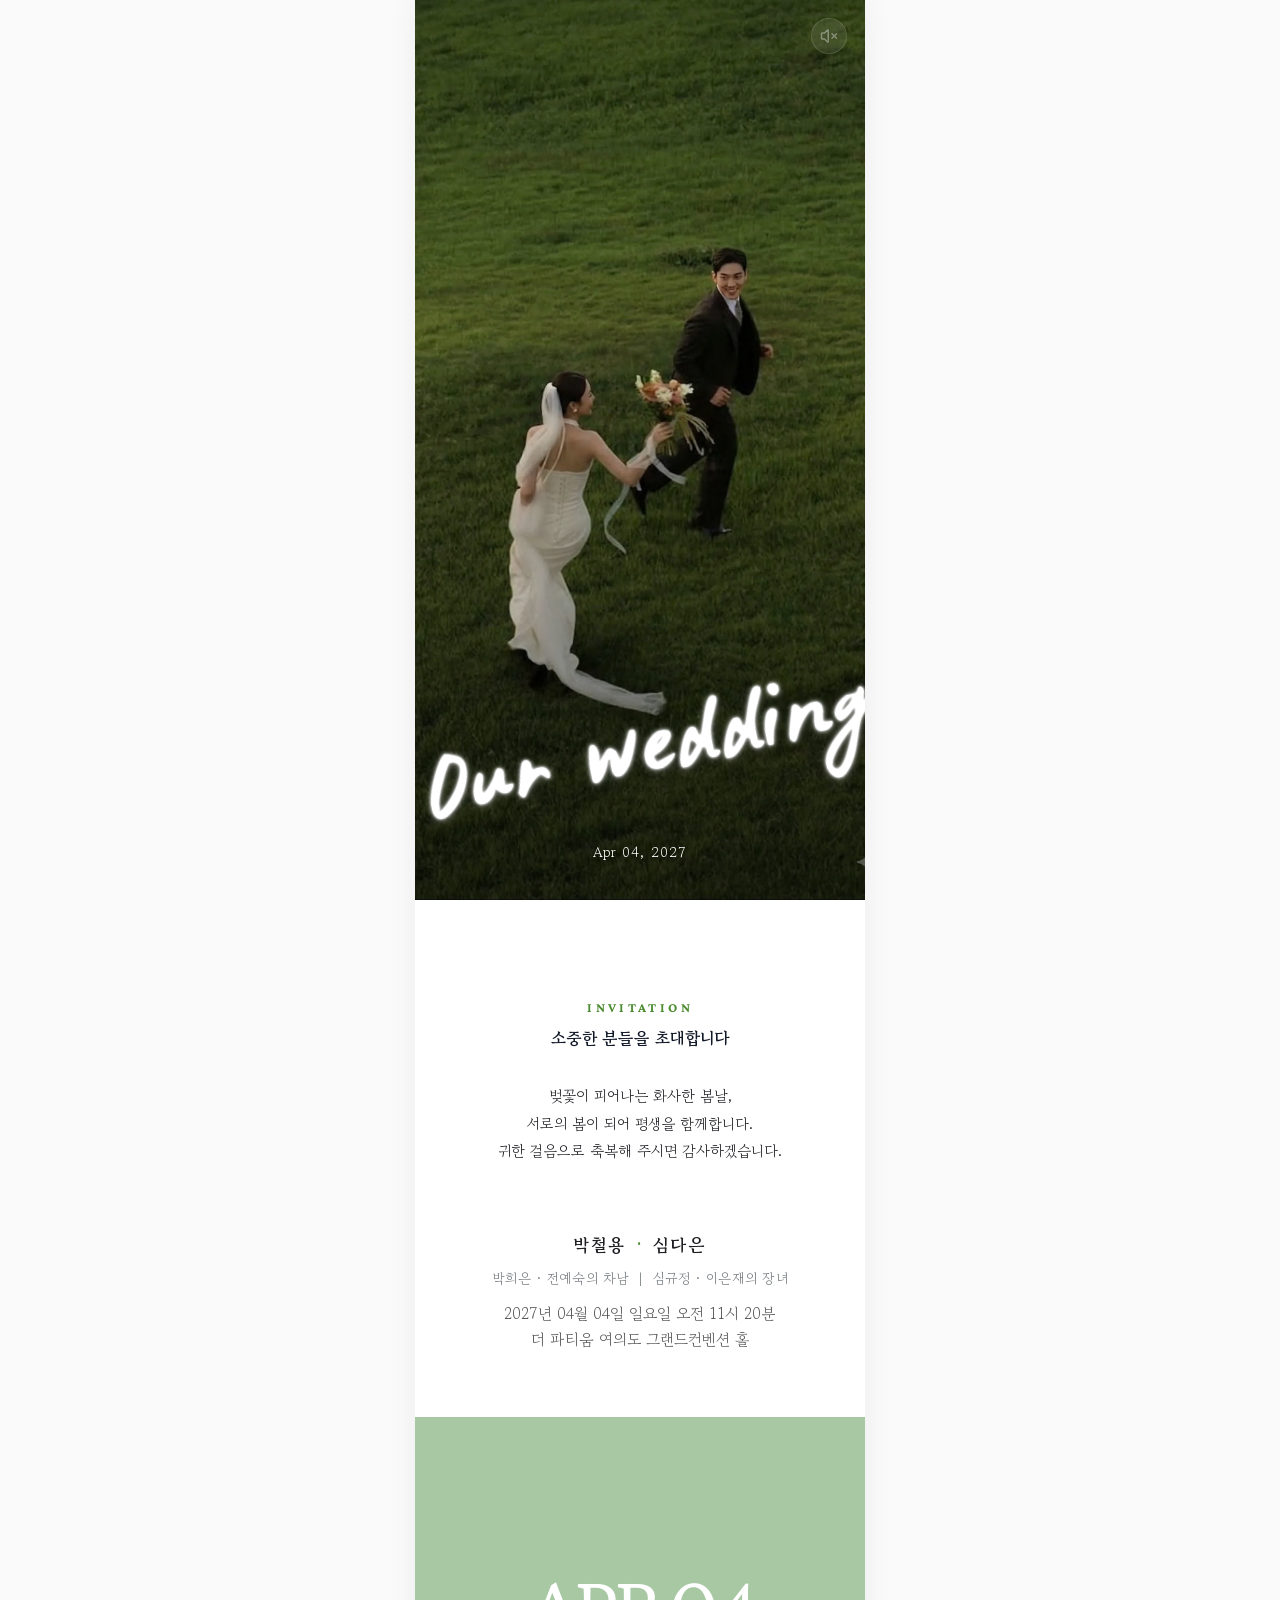
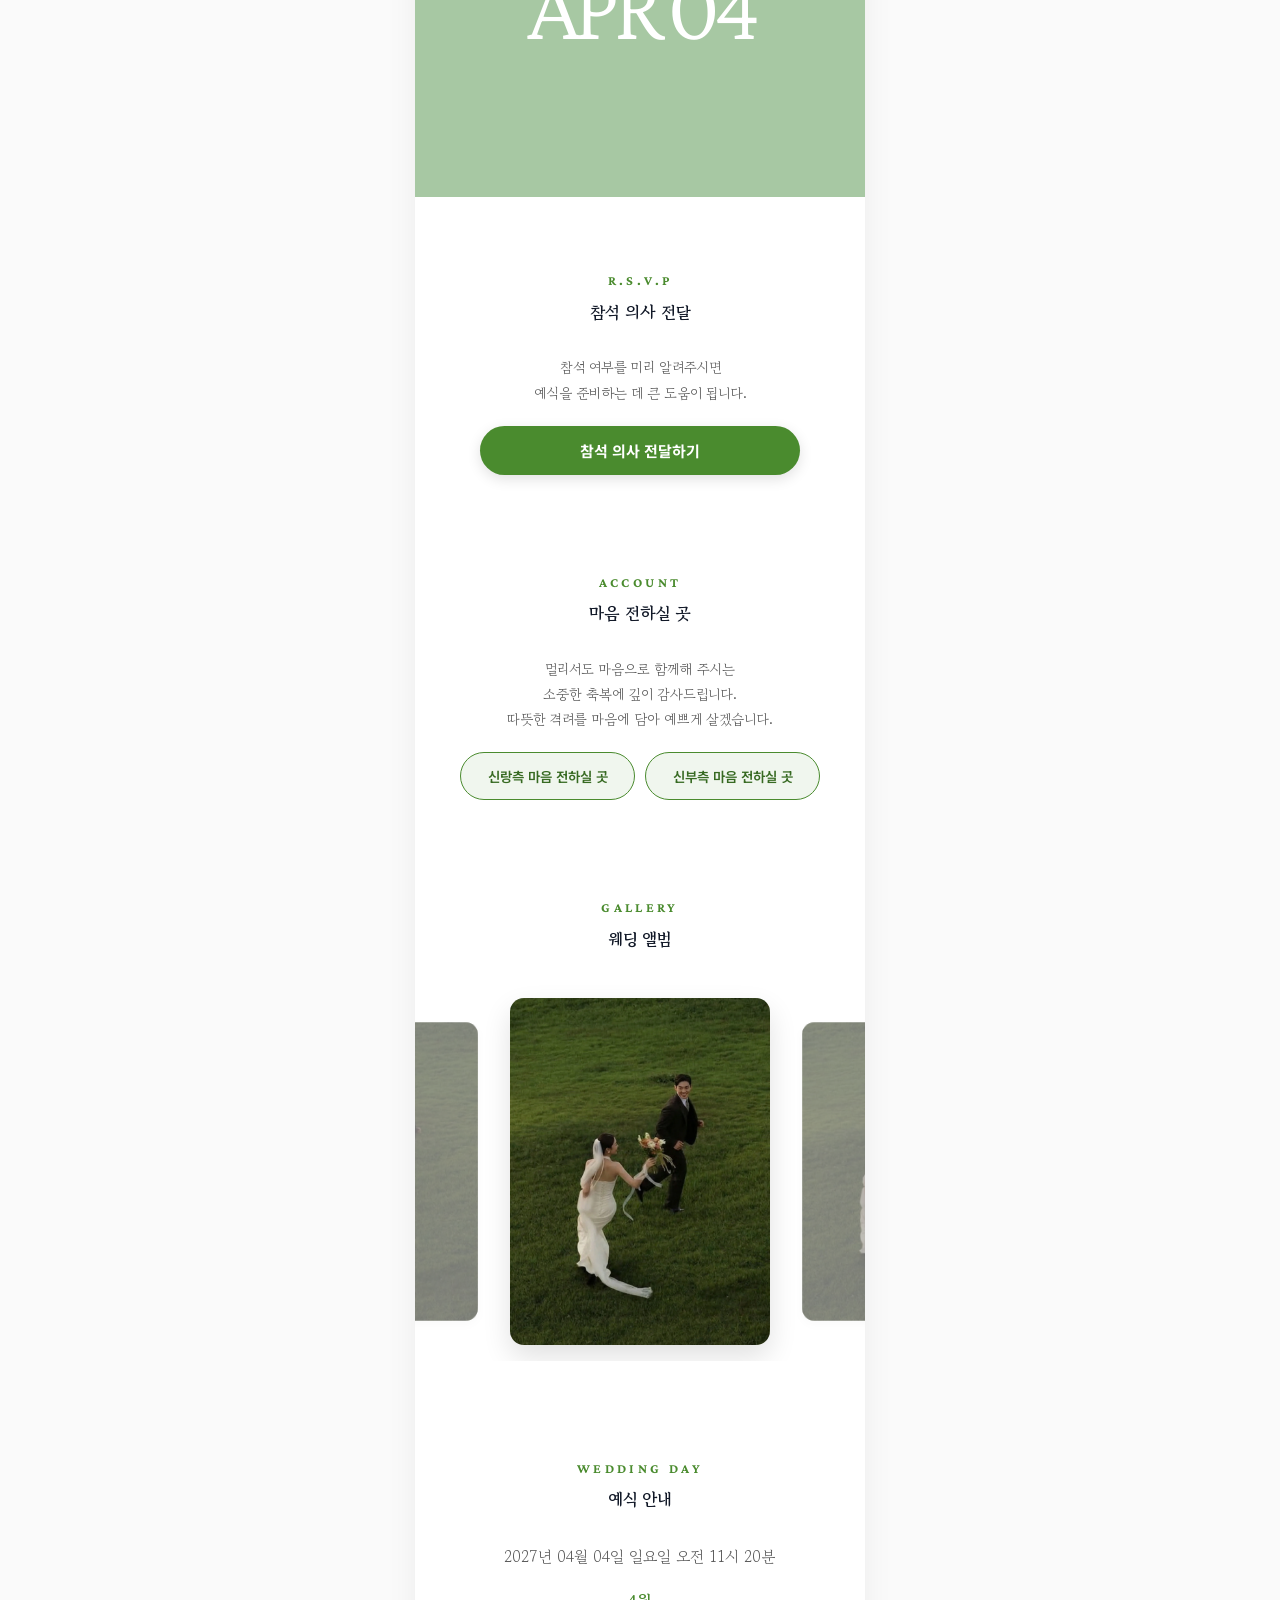
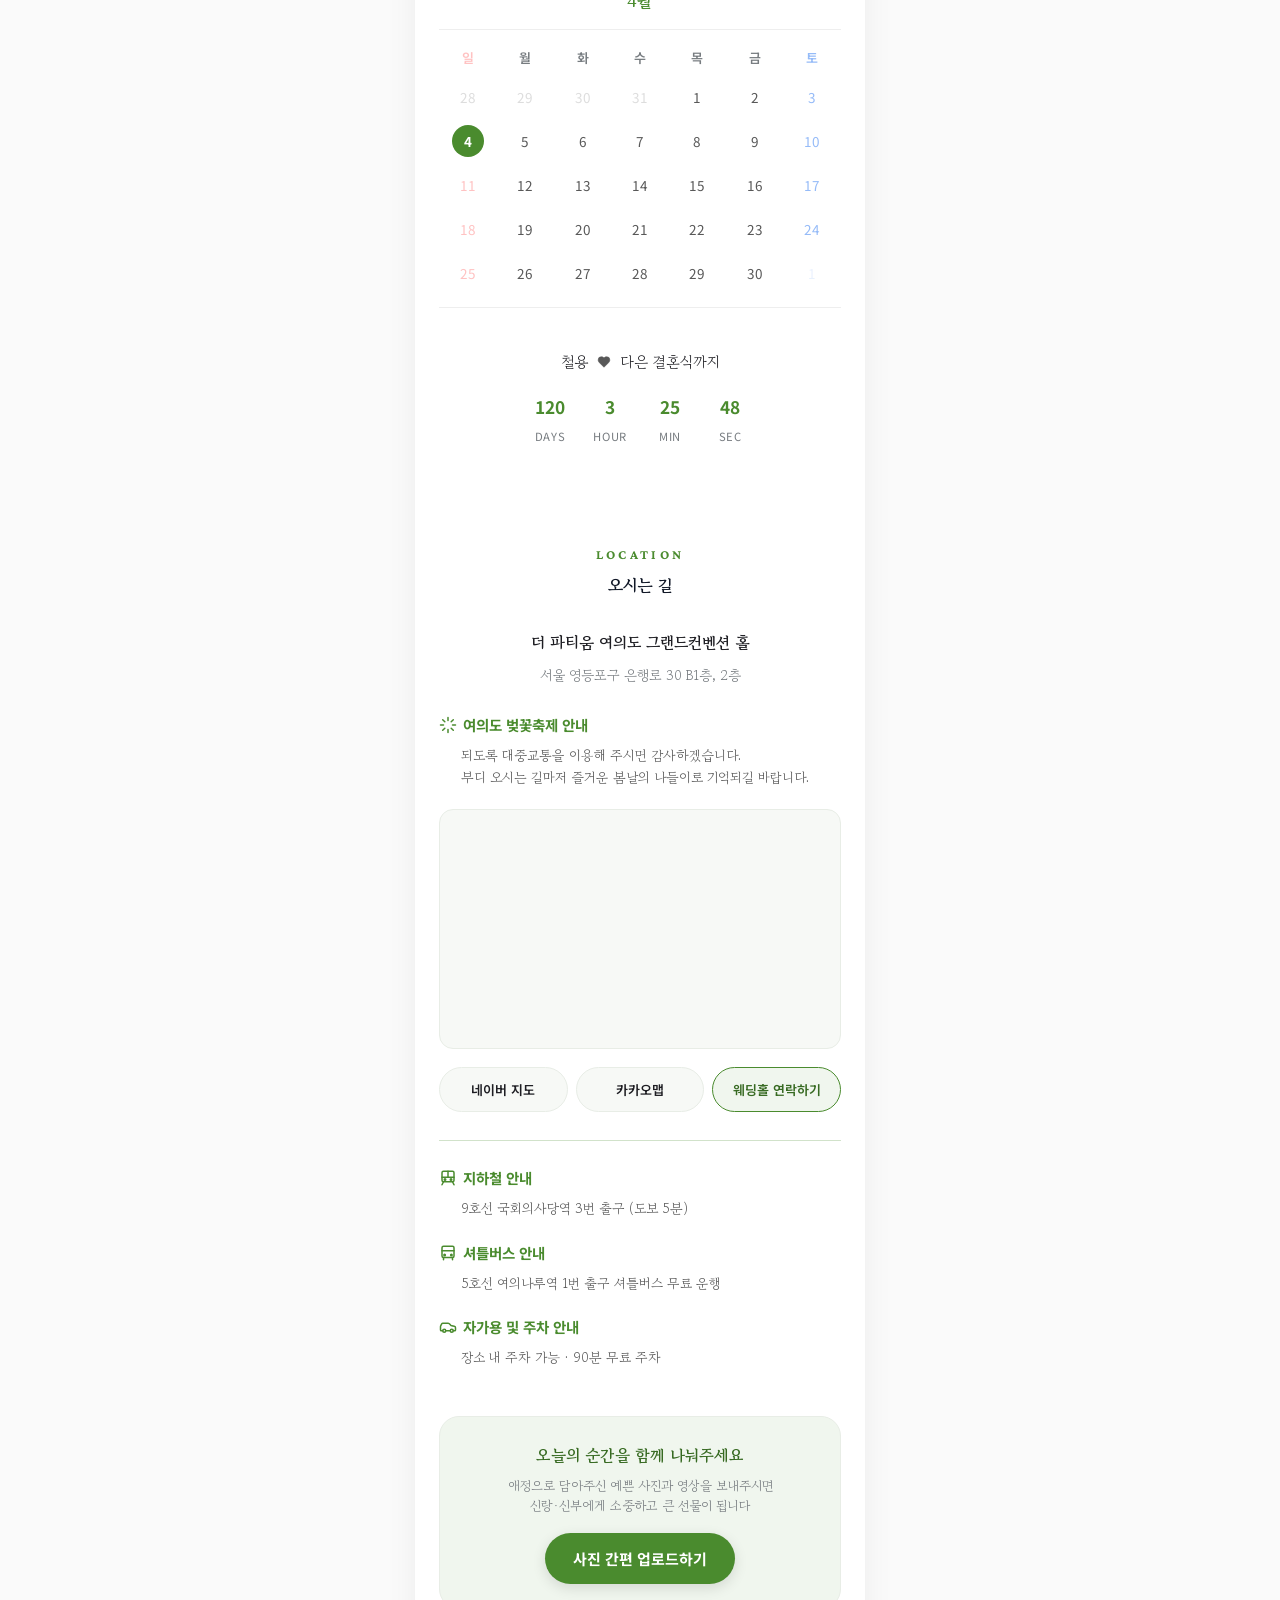
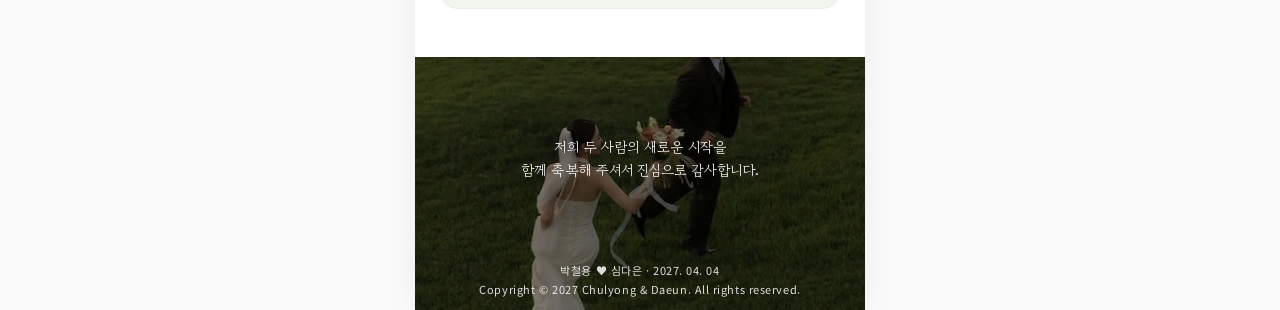
<file: index.html>
<!doctype html>
<html lang="ko">
  <head>
    <meta charset="UTF-8" />
    <meta name="viewport" content="width=device-width, initial-scale=1.0, maximum-scale=1.0, user-scalable=no" />
    <title>박철용 ♥ 심다은 결혼합니다</title>
    <meta name="description" content="2027년 04월 04일 일요일 오전 11시 20분 더 파티움 여의도 그랜드컨벤션 홀" />
    <meta property="og:title" content="박철용 ♥ 심다은 결혼합니다" />
    <meta property="og:description" content="2027년 04월 04일 일요일 오전 11시 20분 더 파티움 여의도" />
    <meta property="og:image" content="assets/hero_temp.webp" />
    <link rel="icon" type="image/svg+xml" href="assets/icon_heart_large.svg" />
    <link rel="apple-touch-icon" href="assets/icon_heart_large.svg" />

    <!-- Style CSS -->
    <link rel="stylesheet" href="css/style.css" />

    <!-- Naver Maps Open API v3 SDK (Injected securely via GitHub Secrets / Actions) -->
    <script type="text/javascript" src="https://oapi.map.naver.com/openapi/v3/maps.js?ncpKeyId=__NAVER_MAP_KEY__"></script>
  </head>
  <body>
    <!-- Floating BGM Button -->
    <audio id="bgm-audio" loop preload="none">
      <source src="assets/bgm_temp.m4a" type="audio/mp4" />
    </audio>
    <button id="bgm-toggle-btn" class="bgm-toggle-btn" aria-label="BGM 재생/일시정지" title="BGM 켜기/끄기">
      <svg id="bgm-icon-mute" viewBox="0 0 24 24" fill="none" stroke-width="2" stroke-linecap="round" stroke-linejoin="round">
        <path d="M11 4.702a.705.705 0 0 0-1.203-.498L6.413 7.587A1.4 1.4 0 0 1 5.416 8H3a1 1 0 0 0-1 1v6a1 1 0 0 0 1 1h2.416a1.4 1.4 0 0 1 .997.413l3.383 3.384A.705.705 0 0 0 11 19.298z"></path>
        <line x1="22" y1="9" x2="16" y2="15"></line>
        <line x1="16" y1="9" x2="22" y2="15"></line>
      </svg>
      <svg id="bgm-icon-play" viewBox="0 0 24 24" fill="none" stroke-width="2" stroke-linecap="round" stroke-linejoin="round" style="display: none">
        <polygon points="11 5 6 9 2 9 2 15 6 15 11 19 11 5"></polygon>
        <path d="M15.54 8.46a5 5 0 0 1 0 7.07"></path>
        <path d="M19.07 4.93a10 10 0 0 1 0 14.14"></path>
      </svg>
    </button>

    <div class="card-edge-bleed">
      <!-- 1. Main Hero Section -->
      <section class="main-hero-wrap" data-section-id="main">
        <div class="hero-media-container" data-sticker-anchor="main">
          <div class="hero-media-box">
            <img src="assets/hero_temp.webp" alt="웨딩 메인 이미지" fetchpriority="high" loading="eager" />
            <div class="hero-overlay-shadow"></div>
            <div class="midnight-rider-anchor">
              <div class="midnight-rider-font">Our wedding</div>
            </div>
            <div class="hero-date-bottom">Apr 04, 2027</div>
          </div>
        </div>
      </section>

      <!-- 2. Lettering / Invitation Section -->
      <section class="section-wrapper" data-section-id="lettering">
        <div class="section-header">
          <div class="section-subtitle">INVITATION</div>
          <h3 class="section-title">소중한 분들을 초대합니다</h3>
        </div>
        <div class="invitation-text-content">
          <p>
            벚꽃이 피어나는 화사한 봄날,<br />
            서로의 봄이 되어 평생을 함께합니다.<br />
            귀한 걸음으로 축복해 주시면 감사하겠습니다.
          </p>
        </div>
      </section>

      <!-- 3. Couple / Schedule Info Section -->
      <section class="section-wrapper main-info-section" data-section-id="couple-info">
        <div class="main-info-box">
          <div class="main-info-names">박철용<span class="dot">·</span>심다은</div>
          <div class="main-info-sub-family">박희은 · 전예숙의 차남 &nbsp;|&nbsp; 심규정 · 이은재의 장녀</div>
          <div class="main-info-schedule">
            2027년 04월 04일 일요일 오전 11시 20분<br />
            더 파티움 여의도 그랜드컨벤션 홀
          </div>
        </div>
      </section>

      <!-- 4. Visual Date Block Section -->
      <div class="visual-date-block" data-section-id="visualBlock">
        <div class="visual-date-display">APR 04</div>
      </div>

      <!-- 5. RSVP Section -->
      <section class="section-wrapper" data-section-id="rsvp">
        <div class="section-header">
          <div class="section-subtitle">R.S.V.P</div>
          <h3 class="section-title">참석 의사 전달</h3>
        </div>
        <p class="section-intro-text">
          참석 여부를 미리 알려주시면<br />
          예식을 준비하는 데 큰 도움이 됩니다.
        </p>
        <div class="section-btn-wrap">
          <button type="button" class="btn-primary-pill" id="btn-open-rsvp">참석 의사 전달하기</button>
        </div>
      </section>

      <!-- 6. Account Section -->
      <section class="section-wrapper" data-section-id="account">
        <div class="section-header">
          <div class="section-subtitle">ACCOUNT</div>
          <h3 class="section-title">마음 전하실 곳</h3>
        </div>
        <p class="section-intro-text">
          멀리서도 마음으로 함께해 주시는<br />
          소중한 축복에 깊이 감사드립니다.<br />
          따뜻한 격려를 마음에 담아 예쁘게 살겠습니다.
        </p>

        <div class="account-trigger-grid">
          <button type="button" class="btn-account-trigger groom" id="btn-open-groom-account">신랑측 마음 전하실 곳</button>
          <button type="button" class="btn-account-trigger bride" id="btn-open-bride-account">신부측 마음 전하실 곳</button>
        </div>
      </section>

      <!-- 7. Gallery Section (Horizontal Carousel with 3D Depth) -->
      <section class="section-wrapper gallery-section" data-section-id="gallery">
        <div class="section-header">
          <div class="section-subtitle">GALLERY</div>
          <h3 class="section-title">웨딩 앨범</h3>
        </div>

        <div class="gallery-carousel-wrapper">
          <div class="gallery-carousel-track" id="gallery-carousel-track">
            <!-- Set 0 (Clone Pre) -->
            <div class="gallery-slide" data-set="0" data-real-index="0">
              <img src="assets/gallery_1.webp" alt="웨딩 사진 1" loading="lazy" />
              <div class="slide-dim-overlay"></div>
            </div>
            <div class="gallery-slide" data-set="0" data-real-index="1">
              <img src="assets/gallery_2.webp" alt="웨딩 사진 2" loading="lazy" />
              <div class="slide-dim-overlay"></div>
            </div>
            <div class="gallery-slide" data-set="0" data-real-index="2">
              <img src="assets/gallery_3.webp" alt="웨딩 사진 3" loading="lazy" />
              <div class="slide-dim-overlay"></div>
            </div>
            <div class="gallery-slide" data-set="0" data-real-index="3">
              <img src="assets/gallery_4.webp" alt="웨딩 사진 4" loading="lazy" />
              <div class="slide-dim-overlay"></div>
            </div>
            <div class="gallery-slide" data-set="0" data-real-index="4">
              <img src="assets/gallery_5.webp" alt="웨딩 사진 5" loading="lazy" />
              <div class="slide-dim-overlay"></div>
            </div>
            <div class="gallery-slide" data-set="0" data-real-index="5">
              <img src="assets/gallery_6.webp" alt="웨딩 사진 6" loading="lazy" />
              <div class="slide-dim-overlay"></div>
            </div>

            <!-- Set 1 (Main Active Focus Set) -->
            <div class="gallery-slide active" data-set="1" data-real-index="0">
              <img src="assets/gallery_1.webp" alt="웨딩 사진 1" loading="lazy" />
              <div class="slide-dim-overlay"></div>
            </div>
            <div class="gallery-slide" data-set="1" data-real-index="1">
              <img src="assets/gallery_2.webp" alt="웨딩 사진 2" loading="lazy" />
              <div class="slide-dim-overlay"></div>
            </div>
            <div class="gallery-slide" data-set="1" data-real-index="2">
              <img src="assets/gallery_3.webp" alt="웨딩 사진 3" loading="lazy" />
              <div class="slide-dim-overlay"></div>
            </div>
            <div class="gallery-slide" data-set="1" data-real-index="3">
              <img src="assets/gallery_4.webp" alt="웨딩 사진 4" loading="lazy" />
              <div class="slide-dim-overlay"></div>
            </div>
            <div class="gallery-slide" data-set="1" data-real-index="4">
              <img src="assets/gallery_5.webp" alt="웨딩 사진 5" loading="lazy" />
              <div class="slide-dim-overlay"></div>
            </div>
            <div class="gallery-slide" data-set="1" data-real-index="5">
              <img src="assets/gallery_6.webp" alt="웨딩 사진 6" loading="lazy" />
              <div class="slide-dim-overlay"></div>
            </div>

            <!-- Set 2 (Clone Post) -->
            <div class="gallery-slide" data-set="2" data-real-index="0">
              <img src="assets/gallery_1.webp" alt="웨딩 사진 1" loading="lazy" />
              <div class="slide-dim-overlay"></div>
            </div>
            <div class="gallery-slide" data-set="2" data-real-index="1">
              <img src="assets/gallery_2.webp" alt="웨딩 사진 2" loading="lazy" />
              <div class="slide-dim-overlay"></div>
            </div>
            <div class="gallery-slide" data-set="2" data-real-index="2">
              <img src="assets/gallery_3.webp" alt="웨딩 사진 3" loading="lazy" />
              <div class="slide-dim-overlay"></div>
            </div>
            <div class="gallery-slide" data-set="2" data-real-index="3">
              <img src="assets/gallery_4.webp" alt="웨딩 사진 4" loading="lazy" />
              <div class="slide-dim-overlay"></div>
            </div>
            <div class="gallery-slide" data-set="2" data-real-index="4">
              <img src="assets/gallery_5.webp" alt="웨딩 사진 5" loading="lazy" />
              <div class="slide-dim-overlay"></div>
            </div>
            <div class="gallery-slide" data-set="2" data-real-index="5">
              <img src="assets/gallery_6.webp" alt="웨딩 사진 6" loading="lazy" />
              <div class="slide-dim-overlay"></div>
            </div>
          </div>
        </div>
      </section>

      <!-- Lightbox Fullscreen Swipe Modal -->
      <div id="lightbox-modal" class="lightbox-modal" aria-hidden="true" role="dialog">
        <button id="lightbox-close" class="lightbox-close" aria-label="닫기">
          <svg width="22" height="22" viewBox="0 0 24 24" fill="none" stroke="currentColor" stroke-width="1.8" stroke-linecap="round" stroke-linejoin="round">
            <line x1="18" y1="6" x2="6" y2="18"></line>
            <line x1="6" y1="6" x2="18" y2="18"></line>
          </svg>
        </button>
        <div class="lightbox-slider-track" id="lightbox-slider-track">
          <!-- Set 0 (Clone Pre) -->
          <div class="lightbox-slide" data-set="0" data-real-index="0">
            <img src="assets/gallery_1.webp" alt="확대 사진 1" />
          </div>
          <div class="lightbox-slide" data-set="0" data-real-index="1">
            <img src="assets/gallery_2.webp" alt="확대 사진 2" />
          </div>
          <div class="lightbox-slide" data-set="0" data-real-index="2">
            <img src="assets/gallery_3.webp" alt="확대 사진 3" />
          </div>
          <div class="lightbox-slide" data-set="0" data-real-index="3">
            <img src="assets/gallery_4.webp" alt="확대 사진 4" />
          </div>
          <div class="lightbox-slide" data-set="0" data-real-index="4">
            <img src="assets/gallery_5.webp" alt="확대 사진 5" />
          </div>
          <div class="lightbox-slide" data-set="0" data-real-index="5">
            <img src="assets/gallery_6.webp" alt="확대 사진 6" />
          </div>

          <!-- Set 1 (Main Set) -->
          <div class="lightbox-slide" data-set="1" data-real-index="0">
            <img src="assets/gallery_1.webp" alt="확대 사진 1" />
          </div>
          <div class="lightbox-slide" data-set="1" data-real-index="1">
            <img src="assets/gallery_2.webp" alt="확대 사진 2" />
          </div>
          <div class="lightbox-slide" data-set="1" data-real-index="2">
            <img src="assets/gallery_3.webp" alt="확대 사진 3" />
          </div>
          <div class="lightbox-slide" data-set="1" data-real-index="3">
            <img src="assets/gallery_4.webp" alt="확대 사진 4" />
          </div>
          <div class="lightbox-slide" data-set="1" data-real-index="4">
            <img src="assets/gallery_5.webp" alt="확대 사진 5" />
          </div>
          <div class="lightbox-slide" data-set="1" data-real-index="5">
            <img src="assets/gallery_6.webp" alt="확대 사진 6" />
          </div>

          <!-- Set 2 (Clone Post) -->
          <div class="lightbox-slide" data-set="2" data-real-index="0">
            <img src="assets/gallery_1.webp" alt="확대 사진 1" />
          </div>
          <div class="lightbox-slide" data-set="2" data-real-index="1">
            <img src="assets/gallery_2.webp" alt="확대 사진 2" />
          </div>
          <div class="lightbox-slide" data-set="2" data-real-index="2">
            <img src="assets/gallery_3.webp" alt="확대 사진 3" />
          </div>
          <div class="lightbox-slide" data-set="2" data-real-index="3">
            <img src="assets/gallery_4.webp" alt="확대 사진 4" />
          </div>
          <div class="lightbox-slide" data-set="2" data-real-index="4">
            <img src="assets/gallery_5.webp" alt="확대 사진 5" />
          </div>
          <div class="lightbox-slide" data-set="2" data-real-index="5">
            <img src="assets/gallery_6.webp" alt="확대 사진 6" />
          </div>
        </div>
      </div>

      <!-- 8. Date & Calendar & Countdown Section -->
      <section class="section-wrapper" data-section-id="date">
        <div class="section-header">
          <div class="section-subtitle">WEDDING DAY</div>
          <h3 class="section-title">예식 안내</h3>
        </div>
        <p class="date-summary-text">2027년 04월 04일 일요일 오전 11시 20분</p>

        <div class="calendar-month-title">4월</div>

        <div class="custom-calendar">
          <div class="custom-calendar-header">
            <div class="sunday">일</div>
            <div>월</div>
            <div>화</div>
            <div>수</div>
            <div>목</div>
            <div>금</div>
            <div class="saturday">토</div>
          </div>
          <div class="custom-calendar-body">
            <div class="custom-calendar-day other-month">28</div>
            <div class="custom-calendar-day other-month">29</div>
            <div class="custom-calendar-day other-month">30</div>
            <div class="custom-calendar-day other-month">31</div>
            <div class="custom-calendar-day">1</div>
            <div class="custom-calendar-day">2</div>
            <div class="custom-calendar-day saturday">3</div>

            <div class="custom-calendar-day sunday selected">
              <div class="selected-bg"></div>
              <span>4</span>
            </div>
            <div class="custom-calendar-day">5</div>
            <div class="custom-calendar-day">6</div>
            <div class="custom-calendar-day">7</div>
            <div class="custom-calendar-day">8</div>
            <div class="custom-calendar-day">9</div>
            <div class="custom-calendar-day saturday">10</div>

            <div class="custom-calendar-day sunday">11</div>
            <div class="custom-calendar-day">12</div>
            <div class="custom-calendar-day">13</div>
            <div class="custom-calendar-day">14</div>
            <div class="custom-calendar-day">15</div>
            <div class="custom-calendar-day">16</div>
            <div class="custom-calendar-day saturday">17</div>

            <div class="custom-calendar-day sunday">18</div>
            <div class="custom-calendar-day">19</div>
            <div class="custom-calendar-day">20</div>
            <div class="custom-calendar-day">21</div>
            <div class="custom-calendar-day">22</div>
            <div class="custom-calendar-day">23</div>
            <div class="custom-calendar-day saturday">24</div>

            <div class="custom-calendar-day sunday">25</div>
            <div class="custom-calendar-day">26</div>
            <div class="custom-calendar-day">27</div>
            <div class="custom-calendar-day">28</div>
            <div class="custom-calendar-day">29</div>
            <div class="custom-calendar-day">30</div>
            <div class="custom-calendar-day other-month saturday">1</div>
          </div>
        </div>

        <div class="dday-countdown-wrap">
          <div class="dday-title">
            철용
            <svg viewBox="0 0 24 24">
              <path d="M19 14c1.49-1.46 3-3.21 3-5.5A5.5 5.5 0 0 0 16.5 3c-1.76 0-3 .5-4.5 2-1.5-1.5-2.74-2-4.5-2A5.5 5.5 0 0 0 2 8.5c0 2.3 1.5 4.05 3 5.5l7 7Z"></path>
            </svg>
            다은 결혼식까지
          </div>
          <div class="countdown-numbers-row">
            <span id="countdown-days">0</span>
            <span id="countdown-hours">0</span>
            <span id="countdown-mins">0</span>
            <span id="countdown-secs">0</span>
          </div>
          <div class="countdown-labels-row">
            <span>DAYS</span>
            <span>HOUR</span>
            <span>MIN</span>
            <span>SEC</span>
          </div>
        </div>
      </section>

      <!-- 9. Location & Naver Map Section -->
      <section class="section-wrapper" data-section-id="venue">
        <div class="section-header">
          <div class="section-subtitle">LOCATION</div>
          <h3 class="section-title">오시는 길</h3>
        </div>

        <div class="venue-details-box">
          <div class="venue-name">더 파티움 여의도 그랜드컨벤션 홀</div>
          <div class="venue-address">서울 영등포구 은행로 30 B1층, 2층</div>
        </div>

        <!-- Festival Notice (Direct transport-block) -->
        <div class="transport-block">
          <h4>
            <svg width="18" height="18" viewBox="0 0 24 24" fill="none" stroke="currentColor" stroke-width="2" stroke-linecap="round" stroke-linejoin="round">
              <path d="M12 2v4M12 18v4M4.93 4.93l2.83 2.83M16.24 16.24l2.83 2.83M2 12h4M18 12h4M4.93 19.07l2.83-2.83M16.24 7.76l2.83-2.83"></path>
            </svg>
            여의도 벚꽃축제 안내
          </h4>
          <p>
            되도록 대중교통을 이용해 주시면 감사하겠습니다.<br />
            부디 오시는 길마저 즐거운 봄날의 나들이로 기억되길 바랍니다.
          </p>
        </div>

        <!-- Naver Map Canvas -->
        <div id="map-area" class="map-container"></div>

        <!-- Map App Shortcuts (3 Buttons Equal Width) -->
        <div class="map-apps-pills">
          <a href="https://map.naver.com/p/search/%EB%8D%94%ED%8C%8C%ED%8B%B0%EC%9B%80%20%EC%97%AC%EC%9D%98%EB%8F%84" target="_blank" rel="noopener" class="btn-map-pill"> 네이버 지도 </a>
          <a href="https://map.kakao.com/link/search/더파티움 여의도" target="_blank" rel="noopener" class="btn-map-pill"> 카카오맵 </a>
          <a href="tel:02-784-0000" class="btn-map-pill call"> 웨딩홀 연락하기 </a>
        </div>

        <div class="transport-section">
          <div class="transport-block">
            <h4>
              <svg width="18" height="18" viewBox="0 0 24 24" fill="none" stroke="currentColor" stroke-width="2" stroke-linecap="round" stroke-linejoin="round">
                <rect x="4" y="3" width="16" height="14" rx="2"></rect>
                <path d="M4 11h16"></path>
                <path d="M12 3v8"></path>
                <circle cx="8" cy="14" r="1"></circle>
                <circle cx="16" cy="14" r="1"></circle>
                <path d="m6 17-2 4"></path>
                <path d="m18 17 2 4"></path>
              </svg>
              지하철 안내
            </h4>
            <p>9호선 국회의사당역 3번 출구 (도보 5분)</p>
          </div>

          <div class="transport-block">
            <h4>
              <svg width="18" height="18" viewBox="0 0 24 24" fill="none" stroke="currentColor" stroke-width="2" stroke-linecap="round" stroke-linejoin="round">
                <rect x="4" y="3" width="16" height="15" rx="2"></rect>
                <line x1="4" y1="9" x2="20" y2="9"></line>
                <circle cx="7.5" cy="14.5" r="1"></circle>
                <circle cx="16.5" cy="14.5" r="1"></circle>
                <line x1="6" y1="18" x2="6" y2="21"></line>
                <line x1="18" y1="18" x2="18" y2="21"></line>
              </svg>
              셔틀버스 안내
            </h4>
            <p>5호선 여의나루역 1번 출구 셔틀버스 무료 운행</p>
          </div>

          <div class="transport-block">
            <h4>
              <svg width="18" height="18" viewBox="0 0 24 24" fill="none" stroke="currentColor" stroke-width="2" stroke-linecap="round" stroke-linejoin="round">
                <path d="M19 17h2c.6 0 1-.4 1-1v-3c0-.9-.7-1.7-1.5-1.9C18.7 10.6 16 10 16 10s-1.3-1.4-2.2-2.3c-.5-.4-1.1-.7-1.8-.7H5c-.6 0-1.1.4-1.4.9l-1.5 2.8C2.1 11.2 2 11.6 2 12v4c0 .6.4 1 1 1h2"></path>
                <circle cx="7" cy="17" r="2"></circle>
                <path d="M9 17h6"></path>
                <circle cx="17" cy="17" r="2"></circle>
              </svg>
              자가용 및 주차 안내
            </h4>
            <p>장소 내 주차 가능 · 90분 무료 주차</p>
          </div>
        </div>
      </section>

      <!-- 10. 1-Click Guest Photo Upload Section -->
      <section class="section-wrapper snap-wrap" data-section-id="snap">
        <div class="snap-upload-card">
          <div class="snap-upload-title">오늘의 순간을 함께 나눠주세요</div>
          <div class="snap-upload-desc">애정으로 담아주신 예쁜 사진과 영상을 보내주시면<br />신랑·신부에게 소중하고 큰 선물이 됩니다</div>
          <input type="file" id="photo-file-input" accept="image/*,video/*" multiple style="display: none" />
          <label for="photo-file-input" class="btn-primary-pill btn-snap-upload"> 사진 간편 업로드하기 </label>
          <div id="photo-upload-status" class="upload-status-box">
            <div id="photo-status-text">사진을 전송 중입니다...</div>
            <div class="progress-bar-wrap">
              <div id="photo-progress-bar" class="progress-bar-fill"></div>
            </div>
          </div>
        </div>
      </section>

      <!-- 11. Ending Section -->
      <section class="ending-section" data-section-id="ending">
        <img src="assets/ending_temp.webp" alt="엔딩 사진" loading="lazy" />
        <div class="ending-overlay-dark"></div>
        <div class="ending-content">
          <div class="ending-message">
            저희 두 사람의 새로운 시작을<br />
            함께 축복해 주셔서 진심으로 감사합니다.
          </div>
        </div>
        <div class="ending-footer">
          박철용 ♥ 심다은 · 2027. 04. 04<br />
          Copyright © 2027 Chulyong &amp; Daeun. All rights reserved.
        </div>
      </section>
    </div>

    <!-- RSVP Modal -->
    <div id="rsvp-modal" class="modal-overlay" aria-hidden="true" role="dialog">
      <div class="modal-container">
        <div class="modal-header">
          <span class="modal-title">참석 의사 전달</span>
          <button type="button" class="modal-close-btn" id="rsvp-modal-close" aria-label="닫기">✕</button>
        </div>
        <div class="modal-body">
          <form id="rsvp-form">
            <div class="rsvp-form-row">
              <div class="rsvp-pill-group">
                <label class="rsvp-pill-item">
                  <input type="radio" name="rsvp_side" value="신랑측" checked />
                  <span class="rsvp-pill-btn">신랑측</span>
                </label>
                <label class="rsvp-pill-item">
                  <input type="radio" name="rsvp_side" value="신부측" />
                  <span class="rsvp-pill-btn">신부측</span>
                </label>
              </div>
            </div>

            <div class="rsvp-form-row">
              <label for="rsvp-name" class="rsvp-row-label">성함</label>
              <input type="text" id="rsvp-name" class="rsvp-input" placeholder="성함을 입력해 주세요" required />
            </div>

            <div class="rsvp-form-row">
              <label class="rsvp-row-label">참석 여부</label>
              <div class="rsvp-pill-group">
                <label class="rsvp-pill-item">
                  <input type="radio" name="rsvp_attend" value="참석" checked />
                  <span class="rsvp-pill-btn">참석</span>
                </label>
                <label class="rsvp-pill-item">
                  <input type="radio" name="rsvp_attend" value="불참" />
                  <span class="rsvp-pill-btn">미참석</span>
                </label>
              </div>
            </div>

            <div class="rsvp-form-row" id="rsvp-count-wrap">
              <label class="rsvp-row-label">동행 인원 (본인 포함)</label>
              <div class="rsvp-pill-grid">
                <label class="rsvp-pill-item">
                  <input type="radio" name="rsvp_count" value="1명" checked />
                  <span class="rsvp-pill-btn">1명 (본인)</span>
                </label>
                <label class="rsvp-pill-item">
                  <input type="radio" name="rsvp_count" value="2명" />
                  <span class="rsvp-pill-btn">2명</span>
                </label>
                <label class="rsvp-pill-item">
                  <input type="radio" name="rsvp_count" value="3명" />
                  <span class="rsvp-pill-btn">3명</span>
                </label>
                <label class="rsvp-pill-item">
                  <input type="radio" name="rsvp_count" value="4명 이상" />
                  <span class="rsvp-pill-btn">4명 이상</span>
                </label>
              </div>
            </div>

            <div class="rsvp-form-row" id="rsvp-meal-wrap">
              <label class="rsvp-row-label">식사 여부</label>
              <div class="rsvp-pill-group">
                <label class="rsvp-pill-item">
                  <input type="radio" name="rsvp_meal" value="식사 예정" checked />
                  <span class="rsvp-pill-btn">식사 예정</span>
                </label>
                <label class="rsvp-pill-item">
                  <input type="radio" name="rsvp_meal" value="식사 안함" />
                  <span class="rsvp-pill-btn">식사 안함</span>
                </label>
              </div>
            </div>

            <div class="rsvp-form-row">
              <label for="rsvp-message" class="rsvp-row-label">축하 메시지 (선택)</label>
              <textarea id="rsvp-message" class="rsvp-textarea" rows="2" placeholder="따뜻한 축하의 한마디를 남겨주세요"></textarea>
            </div>

            <button type="submit" id="rsvp-submit-btn" class="btn-rsvp-modal-submit">전달하기</button>
          </form>
        </div>
      </div>
    </div>

    <!-- Groom Account Modal -->
    <div id="account-modal-groom" class="modal-overlay" aria-hidden="true" role="dialog">
      <div class="modal-container">
        <div class="modal-header">
          <span class="modal-title groom">신랑측 마음 전하실 곳</span>
          <button type="button" class="modal-close-btn" id="groom-modal-close" aria-label="닫기">✕</button>
        </div>
        <div class="modal-body">
          <p class="modal-desc">축하해 주시는 따뜻한 마음에 깊이 감사드립니다.</p>
          <div class="account-modal-card">
            <div class="holder-row">신랑 박철용</div>
            <div class="number-row">우리은행 1002-930-969225</div>
            <div class="account-modal-actions">
              <button type="button" class="btn-modal-action copy btn-copy-account" data-account="우리은행 1002-930-969225 박철용">계좌번호 복사</button>
              <a href="https://qr.kakaopay.com/FeBEI2NXE" target="_blank" rel="noopener" class="btn-modal-action kakaopay"> 카카오페이 송금 </a>
            </div>
          </div>
        </div>
      </div>
    </div>

    <!-- Bride Account Modal -->
    <div id="account-modal-bride" class="modal-overlay" aria-hidden="true" role="dialog">
      <div class="modal-container">
        <div class="modal-header">
          <span class="modal-title bride">신부측 마음 전하실 곳</span>
          <button type="button" class="modal-close-btn" id="bride-modal-close" aria-label="닫기">✕</button>
        </div>
        <div class="modal-body">
          <p class="modal-desc">축하해 주시는 따뜻한 마음에 깊이 감사드립니다.</p>
          <div class="account-modal-card">
            <div class="holder-row">신부 심다은</div>
            <div class="number-row">우리은행 1002-148-136925</div>
            <div class="account-modal-actions">
              <button type="button" class="btn-modal-action copy btn-copy-account" data-account="우리은행 1002-148-136925 심다은">계좌번호 복사</button>
              <a href="https://qr.kakaopay.com/Ej9MbqLEc" target="_blank" rel="noopener" class="btn-modal-action kakaopay"> 카카오페이 송금 </a>
            </div>
          </div>
        </div>
      </div>
    </div>

    <!-- Toast Element -->
    <div id="toast-msg" class="toast-msg"></div>

    <!-- Main JavaScript -->
    <script src="js/main.js"></script>
  </body>
</html>
</file>
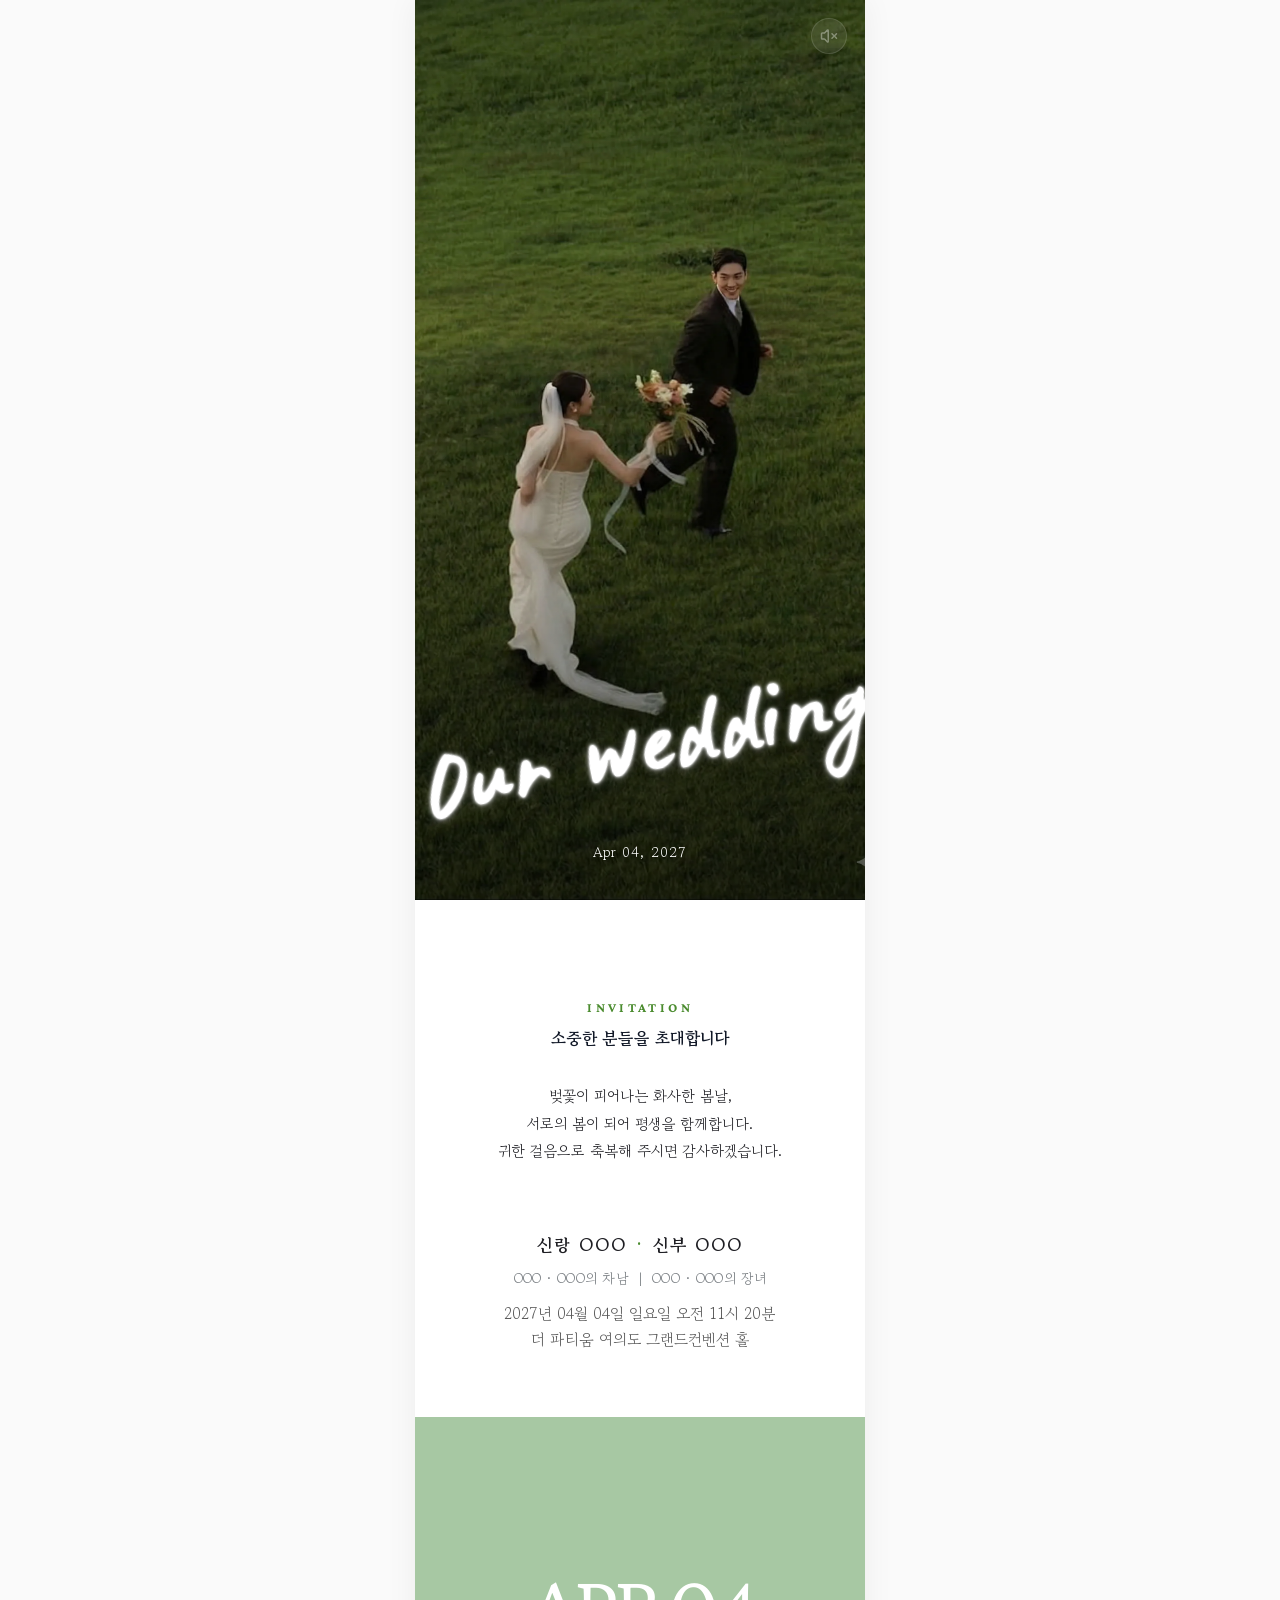
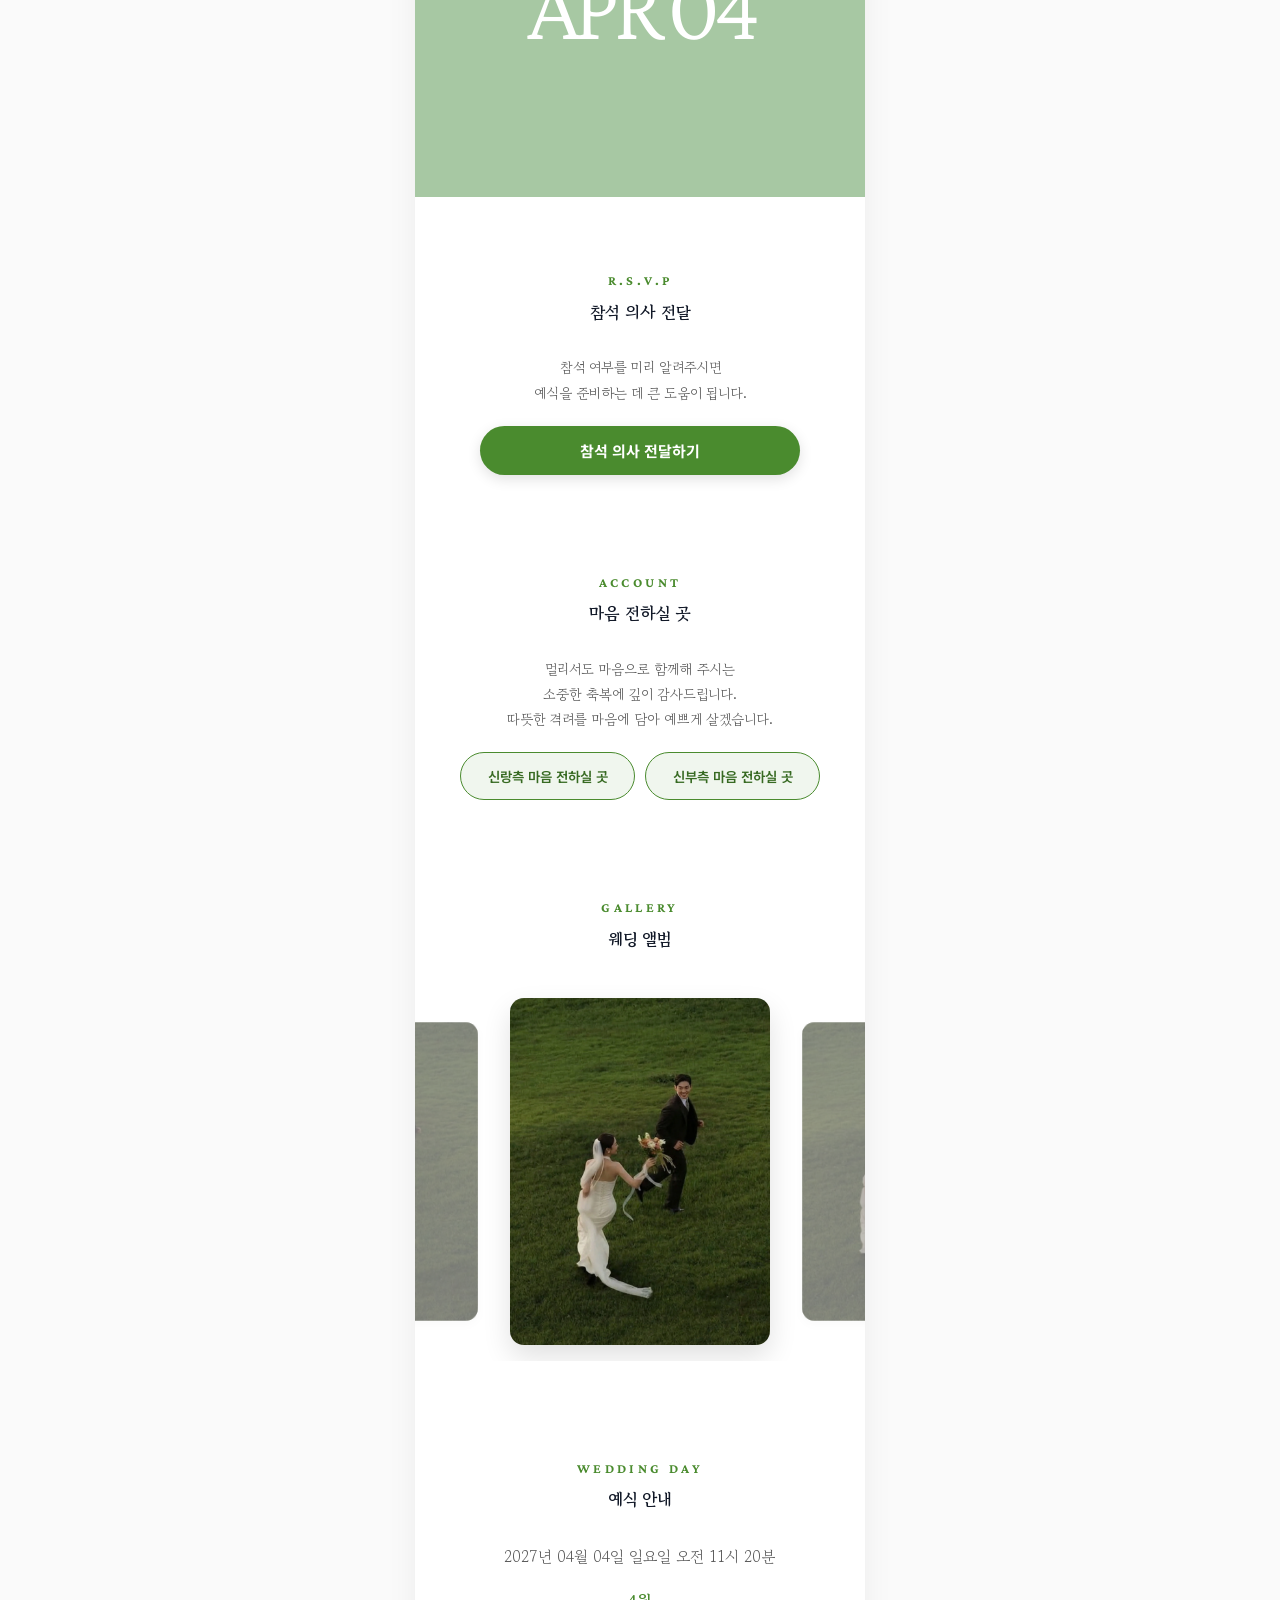
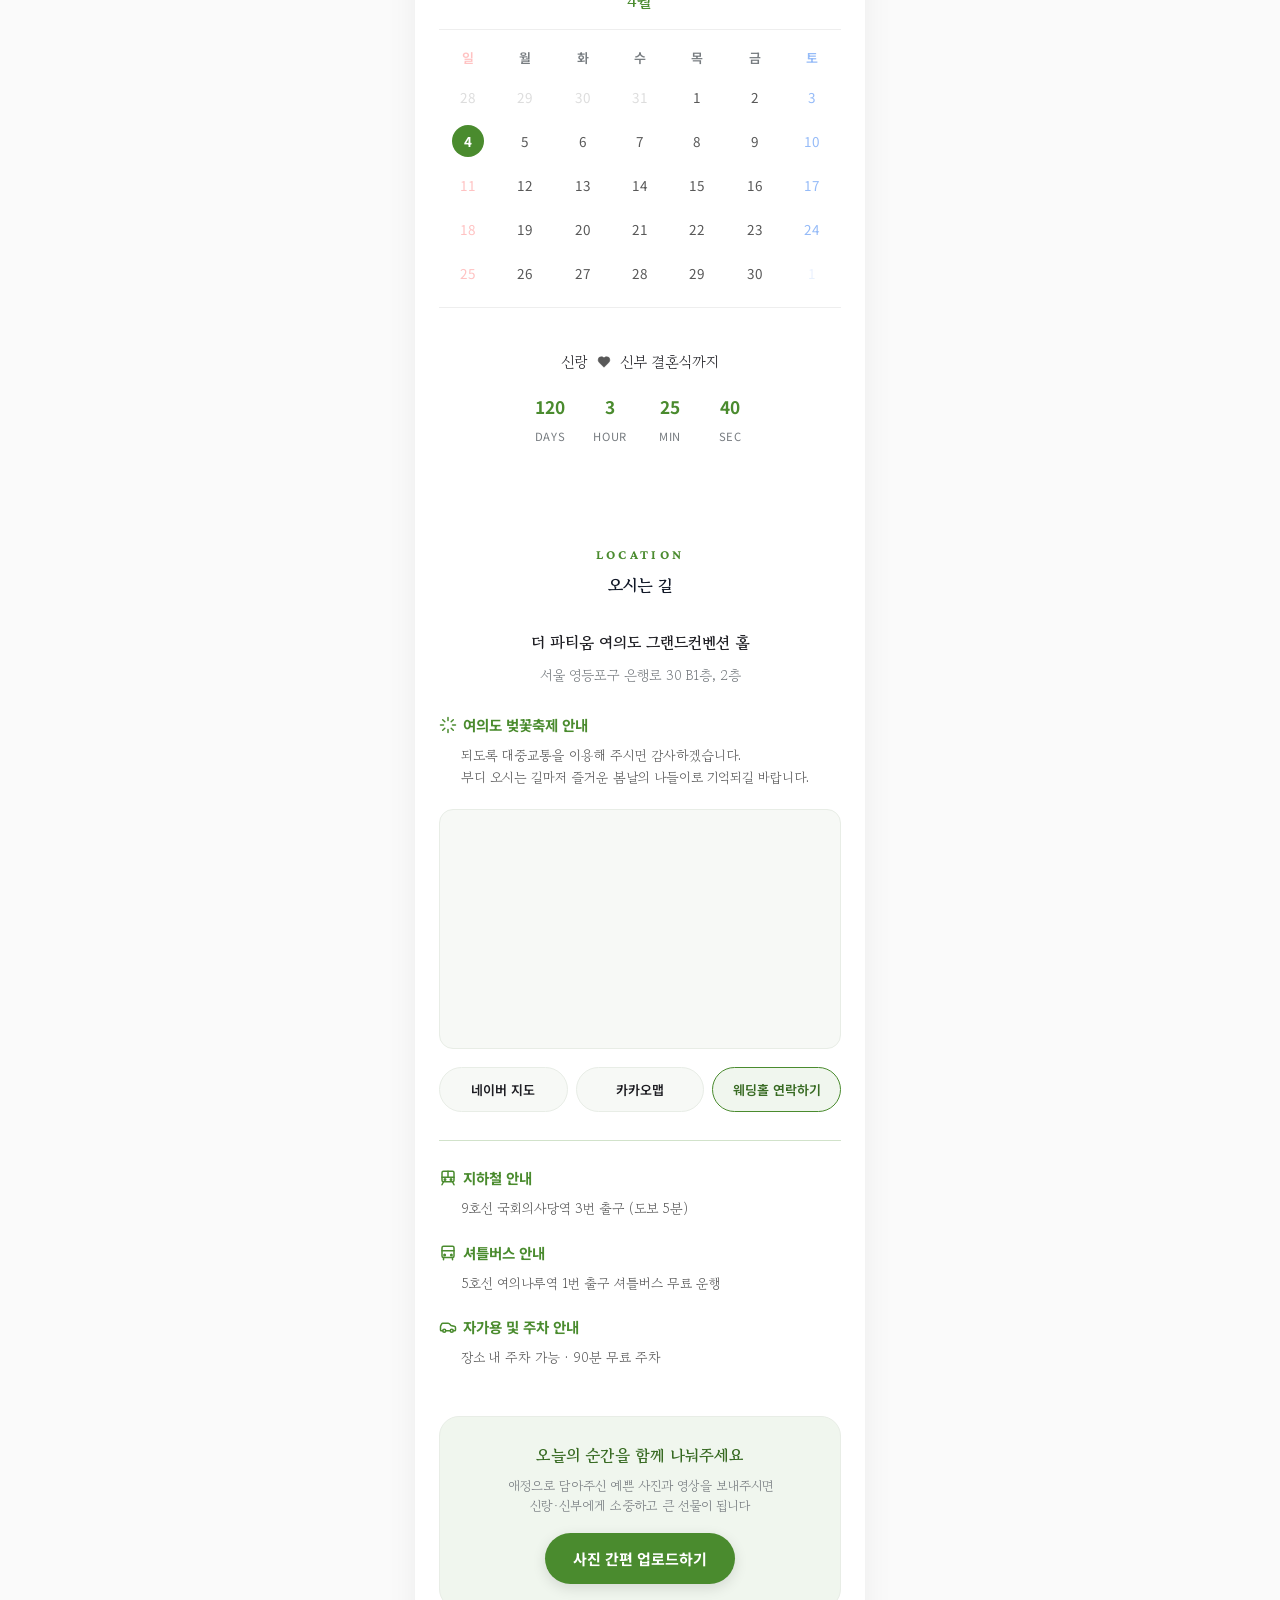
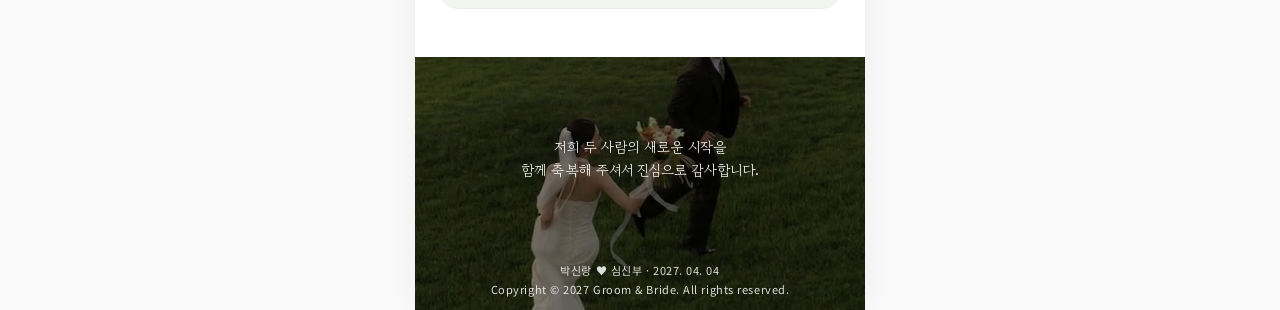
<file: demo.html>
﻿<!doctype html>
<html lang="ko">
  <head>
    <meta charset="UTF-8" />
    <meta name="viewport" content="width=device-width, initial-scale=1.0, maximum-scale=1.0, user-scalable=no" />
    <title>신랑 ♥ 신부 결혼합니다 (Demo)</title>
    <meta name="description" content="2027년 04월 04일 일요일 오전 11시 20분 더 파티움 여의도 그랜드컨벤션 홀" />
    <meta property="og:title" content="신랑 ♥ 신부 결혼합니다 (Demo)" />
    <meta property="og:description" content="2027년 04월 04일 일요일 오전 11시 20분 더 파티움 여의도" />
    <meta property="og:image" content="assets/hero_temp.webp" />
    <link rel="icon" type="image/svg+xml" href="assets/icon_heart_large.svg" />
    <link rel="apple-touch-icon" href="assets/icon_heart_large.svg" />

    <!-- Style CSS -->
    <link rel="stylesheet" href="css/style.css" />

    <!-- Naver Maps Open API v3 SDK (Injected securely via GitHub Secrets / Actions) -->
    <script type="text/javascript" src="https://oapi.map.naver.com/openapi/v3/maps.js?ncpKeyId=__NAVER_MAP_KEY__"></script>
  </head>
  <body data-demo="true">
    <!-- Floating BGM Button -->
    <audio id="bgm-audio" loop preload="none">
      <source src="assets/bgm_temp.m4a" type="audio/mp4" />
    </audio>
    <button id="bgm-toggle-btn" class="bgm-toggle-btn" aria-label="BGM 재생/일시정지" title="BGM 켜기/끄기">
      <svg id="bgm-icon-mute" viewBox="0 0 24 24" fill="none" stroke-width="2" stroke-linecap="round" stroke-linejoin="round">
        <path d="M11 4.702a.705.705 0 0 0-1.203-.498L6.413 7.587A1.4 1.4 0 0 1 5.416 8H3a1 1 0 0 0-1 1v6a1 1 0 0 0 1 1h2.416a1.4 1.4 0 0 1 .997.413l3.383 3.384A.705.705 0 0 0 11 19.298z"></path>
        <line x1="22" y1="9" x2="16" y2="15"></line>
        <line x1="16" y1="9" x2="22" y2="15"></line>
      </svg>
      <svg id="bgm-icon-play" viewBox="0 0 24 24" fill="none" stroke-width="2" stroke-linecap="round" stroke-linejoin="round" style="display: none">
        <polygon points="11 5 6 9 2 9 2 15 6 15 11 19 11 5"></polygon>
        <path d="M15.54 8.46a5 5 0 0 1 0 7.07"></path>
        <path d="M19.07 4.93a10 10 0 0 1 0 14.14"></path>
      </svg>
    </button>

    <div class="card-edge-bleed">
      <!-- 1. Main Hero Section -->
      <section class="main-hero-wrap" data-section-id="main">
        <div class="hero-media-container" data-sticker-anchor="main">
          <div class="hero-media-box">
            <img src="assets/hero_temp.webp" alt="웨딩 메인 이미지" fetchpriority="high" loading="eager" />
            <div class="hero-overlay-shadow"></div>
            <div class="midnight-rider-anchor">
              <div class="midnight-rider-font">Our wedding</div>
            </div>
            <div class="hero-date-bottom">Apr 04, 2027</div>
          </div>
        </div>
      </section>

      <!-- 2. Lettering / Invitation Section -->
      <section class="section-wrapper" data-section-id="lettering">
        <div class="section-header">
          <div class="section-subtitle">INVITATION</div>
          <h3 class="section-title">소중한 분들을 초대합니다</h3>
        </div>
        <div class="invitation-text-content">
          <p>
            벚꽃이 피어나는 화사한 봄날,<br />
            서로의 봄이 되어 평생을 함께합니다.<br />
            귀한 걸음으로 축복해 주시면 감사하겠습니다.
          </p>
        </div>
      </section>

      <!-- 3. Couple / Schedule Info Section -->
      <section class="section-wrapper main-info-section" data-section-id="couple-info">
        <div class="main-info-box">
          <div class="main-info-names">신랑 OOO<span class="dot">·</span>신부 OOO</div>
          <div class="main-info-sub-family">OOO · OOO의 차남 &nbsp;|&nbsp; OOO · OOO의 장녀</div>
          <div class="main-info-schedule">
            2027년 04월 04일 일요일 오전 11시 20분<br />
            더 파티움 여의도 그랜드컨벤션 홀
          </div>
        </div>
      </section>

      <!-- 4. Visual Date Block Section -->
      <div class="visual-date-block" data-section-id="visualBlock">
        <div class="visual-date-display">APR 04</div>
      </div>

      <!-- 5. RSVP Section -->
      <section class="section-wrapper" data-section-id="rsvp">
        <div class="section-header">
          <div class="section-subtitle">R.S.V.P</div>
          <h3 class="section-title">참석 의사 전달</h3>
        </div>
        <p class="section-intro-text">
          참석 여부를 미리 알려주시면<br />
          예식을 준비하는 데 큰 도움이 됩니다.
        </p>
        <div class="section-btn-wrap">
          <button type="button" class="btn-primary-pill" id="btn-open-rsvp">참석 의사 전달하기</button>
        </div>
      </section>

      <!-- 6. Account Section -->
      <section class="section-wrapper" data-section-id="account">
        <div class="section-header">
          <div class="section-subtitle">ACCOUNT</div>
          <h3 class="section-title">마음 전하실 곳</h3>
        </div>
        <p class="section-intro-text">
          멀리서도 마음으로 함께해 주시는<br />
          소중한 축복에 깊이 감사드립니다.<br />
          따뜻한 격려를 마음에 담아 예쁘게 살겠습니다.
        </p>

        <div class="account-trigger-grid">
          <button type="button" class="btn-account-trigger groom" id="btn-open-groom-account">신랑측 마음 전하실 곳</button>
          <button type="button" class="btn-account-trigger bride" id="btn-open-bride-account">신부측 마음 전하실 곳</button>
        </div>
      </section>

      <!-- 7. Gallery Section (Horizontal Carousel with 3D Depth) -->
      <section class="section-wrapper gallery-section" data-section-id="gallery">
        <div class="section-header">
          <div class="section-subtitle">GALLERY</div>
          <h3 class="section-title">웨딩 앨범</h3>
        </div>

        <div class="gallery-carousel-wrapper">
          <div class="gallery-carousel-track" id="gallery-carousel-track">
            <!-- Set 0 (Clone Pre) -->
            <div class="gallery-slide" data-set="0" data-real-index="0">
              <img src="assets/gallery_1.webp" alt="웨딩 사진 1" loading="lazy" />
              <div class="slide-dim-overlay"></div>
            </div>
            <div class="gallery-slide" data-set="0" data-real-index="1">
              <img src="assets/gallery_2.webp" alt="웨딩 사진 2" loading="lazy" />
              <div class="slide-dim-overlay"></div>
            </div>
            <div class="gallery-slide" data-set="0" data-real-index="2">
              <img src="assets/gallery_3.webp" alt="웨딩 사진 3" loading="lazy" />
              <div class="slide-dim-overlay"></div>
            </div>
            <div class="gallery-slide" data-set="0" data-real-index="3">
              <img src="assets/gallery_4.webp" alt="웨딩 사진 4" loading="lazy" />
              <div class="slide-dim-overlay"></div>
            </div>
            <div class="gallery-slide" data-set="0" data-real-index="4">
              <img src="assets/gallery_5.webp" alt="웨딩 사진 5" loading="lazy" />
              <div class="slide-dim-overlay"></div>
            </div>
            <div class="gallery-slide" data-set="0" data-real-index="5">
              <img src="assets/gallery_6.webp" alt="웨딩 사진 6" loading="lazy" />
              <div class="slide-dim-overlay"></div>
            </div>

            <!-- Set 1 (Main Active Focus Set) -->
            <div class="gallery-slide active" data-set="1" data-real-index="0">
              <img src="assets/gallery_1.webp" alt="웨딩 사진 1" loading="lazy" />
              <div class="slide-dim-overlay"></div>
            </div>
            <div class="gallery-slide" data-set="1" data-real-index="1">
              <img src="assets/gallery_2.webp" alt="웨딩 사진 2" loading="lazy" />
              <div class="slide-dim-overlay"></div>
            </div>
            <div class="gallery-slide" data-set="1" data-real-index="2">
              <img src="assets/gallery_3.webp" alt="웨딩 사진 3" loading="lazy" />
              <div class="slide-dim-overlay"></div>
            </div>
            <div class="gallery-slide" data-set="1" data-real-index="3">
              <img src="assets/gallery_4.webp" alt="웨딩 사진 4" loading="lazy" />
              <div class="slide-dim-overlay"></div>
            </div>
            <div class="gallery-slide" data-set="1" data-real-index="4">
              <img src="assets/gallery_5.webp" alt="웨딩 사진 5" loading="lazy" />
              <div class="slide-dim-overlay"></div>
            </div>
            <div class="gallery-slide" data-set="1" data-real-index="5">
              <img src="assets/gallery_6.webp" alt="웨딩 사진 6" loading="lazy" />
              <div class="slide-dim-overlay"></div>
            </div>

            <!-- Set 2 (Clone Post) -->
            <div class="gallery-slide" data-set="2" data-real-index="0">
              <img src="assets/gallery_1.webp" alt="웨딩 사진 1" loading="lazy" />
              <div class="slide-dim-overlay"></div>
            </div>
            <div class="gallery-slide" data-set="2" data-real-index="1">
              <img src="assets/gallery_2.webp" alt="웨딩 사진 2" loading="lazy" />
              <div class="slide-dim-overlay"></div>
            </div>
            <div class="gallery-slide" data-set="2" data-real-index="2">
              <img src="assets/gallery_3.webp" alt="웨딩 사진 3" loading="lazy" />
              <div class="slide-dim-overlay"></div>
            </div>
            <div class="gallery-slide" data-set="2" data-real-index="3">
              <img src="assets/gallery_4.webp" alt="웨딩 사진 4" loading="lazy" />
              <div class="slide-dim-overlay"></div>
            </div>
            <div class="gallery-slide" data-set="2" data-real-index="4">
              <img src="assets/gallery_5.webp" alt="웨딩 사진 5" loading="lazy" />
              <div class="slide-dim-overlay"></div>
            </div>
            <div class="gallery-slide" data-set="2" data-real-index="5">
              <img src="assets/gallery_6.webp" alt="웨딩 사진 6" loading="lazy" />
              <div class="slide-dim-overlay"></div>
            </div>
          </div>
        </div>
      </section>

      <!-- Lightbox Fullscreen Swipe Modal -->
      <div id="lightbox-modal" class="lightbox-modal" aria-hidden="true" role="dialog">
        <button id="lightbox-close" class="lightbox-close" aria-label="닫기">
          <svg width="22" height="22" viewBox="0 0 24 24" fill="none" stroke="currentColor" stroke-width="1.8" stroke-linecap="round" stroke-linejoin="round">
            <line x1="18" y1="6" x2="6" y2="18"></line>
            <line x1="6" y1="6" x2="18" y2="18"></line>
          </svg>
        </button>
        <div class="lightbox-slider-track" id="lightbox-slider-track">
          <!-- Set 0 (Clone Pre) -->
          <div class="lightbox-slide" data-set="0" data-real-index="0">
            <img src="assets/gallery_1.webp" alt="확대 사진 1" />
          </div>
          <div class="lightbox-slide" data-set="0" data-real-index="1">
            <img src="assets/gallery_2.webp" alt="확대 사진 2" />
          </div>
          <div class="lightbox-slide" data-set="0" data-real-index="2">
            <img src="assets/gallery_3.webp" alt="확대 사진 3" />
          </div>
          <div class="lightbox-slide" data-set="0" data-real-index="3">
            <img src="assets/gallery_4.webp" alt="확대 사진 4" />
          </div>
          <div class="lightbox-slide" data-set="0" data-real-index="4">
            <img src="assets/gallery_5.webp" alt="확대 사진 5" />
          </div>
          <div class="lightbox-slide" data-set="0" data-real-index="5">
            <img src="assets/gallery_6.webp" alt="확대 사진 6" />
          </div>

          <!-- Set 1 (Main Set) -->
          <div class="lightbox-slide" data-set="1" data-real-index="0">
            <img src="assets/gallery_1.webp" alt="확대 사진 1" />
          </div>
          <div class="lightbox-slide" data-set="1" data-real-index="1">
            <img src="assets/gallery_2.webp" alt="확대 사진 2" />
          </div>
          <div class="lightbox-slide" data-set="1" data-real-index="2">
            <img src="assets/gallery_3.webp" alt="확대 사진 3" />
          </div>
          <div class="lightbox-slide" data-set="1" data-real-index="3">
            <img src="assets/gallery_4.webp" alt="확대 사진 4" />
          </div>
          <div class="lightbox-slide" data-set="1" data-real-index="4">
            <img src="assets/gallery_5.webp" alt="확대 사진 5" />
          </div>
          <div class="lightbox-slide" data-set="1" data-real-index="5">
            <img src="assets/gallery_6.webp" alt="확대 사진 6" />
          </div>

          <!-- Set 2 (Clone Post) -->
          <div class="lightbox-slide" data-set="2" data-real-index="0">
            <img src="assets/gallery_1.webp" alt="확대 사진 1" />
          </div>
          <div class="lightbox-slide" data-set="2" data-real-index="1">
            <img src="assets/gallery_2.webp" alt="확대 사진 2" />
          </div>
          <div class="lightbox-slide" data-set="2" data-real-index="2">
            <img src="assets/gallery_3.webp" alt="확대 사진 3" />
          </div>
          <div class="lightbox-slide" data-set="2" data-real-index="3">
            <img src="assets/gallery_4.webp" alt="확대 사진 4" />
          </div>
          <div class="lightbox-slide" data-set="2" data-real-index="4">
            <img src="assets/gallery_5.webp" alt="확대 사진 5" />
          </div>
          <div class="lightbox-slide" data-set="2" data-real-index="5">
            <img src="assets/gallery_6.webp" alt="확대 사진 6" />
          </div>
        </div>
      </div>

      <!-- 8. Date & Calendar & Countdown Section -->
      <section class="section-wrapper" data-section-id="date">
        <div class="section-header">
          <div class="section-subtitle">WEDDING DAY</div>
          <h3 class="section-title">예식 안내</h3>
        </div>
        <p class="date-summary-text">2027년 04월 04일 일요일 오전 11시 20분</p>

        <div class="calendar-month-title">4월</div>

        <div class="custom-calendar">
          <div class="custom-calendar-header">
            <div class="sunday">일</div>
            <div>월</div>
            <div>화</div>
            <div>수</div>
            <div>목</div>
            <div>금</div>
            <div class="saturday">토</div>
          </div>
          <div class="custom-calendar-body">
            <div class="custom-calendar-day other-month">28</div>
            <div class="custom-calendar-day other-month">29</div>
            <div class="custom-calendar-day other-month">30</div>
            <div class="custom-calendar-day other-month">31</div>
            <div class="custom-calendar-day">1</div>
            <div class="custom-calendar-day">2</div>
            <div class="custom-calendar-day saturday">3</div>

            <div class="custom-calendar-day sunday selected">
              <div class="selected-bg"></div>
              <span>4</span>
            </div>
            <div class="custom-calendar-day">5</div>
            <div class="custom-calendar-day">6</div>
            <div class="custom-calendar-day">7</div>
            <div class="custom-calendar-day">8</div>
            <div class="custom-calendar-day">9</div>
            <div class="custom-calendar-day saturday">10</div>

            <div class="custom-calendar-day sunday">11</div>
            <div class="custom-calendar-day">12</div>
            <div class="custom-calendar-day">13</div>
            <div class="custom-calendar-day">14</div>
            <div class="custom-calendar-day">15</div>
            <div class="custom-calendar-day">16</div>
            <div class="custom-calendar-day saturday">17</div>

            <div class="custom-calendar-day sunday">18</div>
            <div class="custom-calendar-day">19</div>
            <div class="custom-calendar-day">20</div>
            <div class="custom-calendar-day">21</div>
            <div class="custom-calendar-day">22</div>
            <div class="custom-calendar-day">23</div>
            <div class="custom-calendar-day saturday">24</div>

            <div class="custom-calendar-day sunday">25</div>
            <div class="custom-calendar-day">26</div>
            <div class="custom-calendar-day">27</div>
            <div class="custom-calendar-day">28</div>
            <div class="custom-calendar-day">29</div>
            <div class="custom-calendar-day">30</div>
            <div class="custom-calendar-day other-month saturday">1</div>
          </div>
        </div>

        <div class="dday-countdown-wrap">
          <div class="dday-title">
            신랑
            <svg viewBox="0 0 24 24">
              <path d="M19 14c1.49-1.46 3-3.21 3-5.5A5.5 5.5 0 0 0 16.5 3c-1.76 0-3 .5-4.5 2-1.5-1.5-2.74-2-4.5-2A5.5 5.5 0 0 0 2 8.5c0 2.3 1.5 4.05 3 5.5l7 7Z"></path>
            </svg>
            신부 결혼식까지
          </div>
          <div class="countdown-numbers-row">
            <span id="countdown-days">0</span>
            <span id="countdown-hours">0</span>
            <span id="countdown-mins">0</span>
            <span id="countdown-secs">0</span>
          </div>
          <div class="countdown-labels-row">
            <span>DAYS</span>
            <span>HOUR</span>
            <span>MIN</span>
            <span>SEC</span>
          </div>
        </div>
      </section>

      <!-- 9. Location & Naver Map Section -->
      <section class="section-wrapper" data-section-id="venue">
        <div class="section-header">
          <div class="section-subtitle">LOCATION</div>
          <h3 class="section-title">오시는 길</h3>
        </div>

        <div class="venue-details-box">
          <div class="venue-name">더 파티움 여의도 그랜드컨벤션 홀</div>
          <div class="venue-address">서울 영등포구 은행로 30 B1층, 2층</div>
        </div>

        <!-- Festival Notice (Direct transport-block) -->
        <div class="transport-block">
          <h4>
            <svg width="18" height="18" viewBox="0 0 24 24" fill="none" stroke="currentColor" stroke-width="2" stroke-linecap="round" stroke-linejoin="round">
              <path d="M12 2v4M12 18v4M4.93 4.93l2.83 2.83M16.24 16.24l2.83 2.83M2 12h4M18 12h4M4.93 19.07l2.83-2.83M16.24 7.76l2.83-2.83"></path>
            </svg>
            여의도 벚꽃축제 안내
          </h4>
          <p>
            되도록 대중교통을 이용해 주시면 감사하겠습니다.<br />
            부디 오시는 길마저 즐거운 봄날의 나들이로 기억되길 바랍니다.
          </p>
        </div>

        <!-- Naver Map Canvas -->
        <div id="map-area" class="map-container"></div>

        <!-- Map App Shortcuts (3 Buttons Equal Width) -->
        <div class="map-apps-pills">
          <a href="https://map.naver.com/p/search/%EB%8D%94%ED%8C%8C%ED%8B%B0%EC%9B%80%20%EC%97%AC%EC%9D%98%EB%8F%84" target="_blank" rel="noopener" class="btn-map-pill"> 네이버 지도 </a>
          <a href="https://map.kakao.com/link/search/더파티움 여의도" target="_blank" rel="noopener" class="btn-map-pill"> 카카오맵 </a>
          <a href="tel:02-784-0000" class="btn-map-pill call"> 웨딩홀 연락하기 </a>
        </div>

        <div class="transport-section">
          <div class="transport-block">
            <h4>
              <svg width="18" height="18" viewBox="0 0 24 24" fill="none" stroke="currentColor" stroke-width="2" stroke-linecap="round" stroke-linejoin="round">
                <rect x="4" y="3" width="16" height="14" rx="2"></rect>
                <path d="M4 11h16"></path>
                <path d="M12 3v8"></path>
                <circle cx="8" cy="14" r="1"></circle>
                <circle cx="16" cy="14" r="1"></circle>
                <path d="m6 17-2 4"></path>
                <path d="m18 17 2 4"></path>
              </svg>
              지하철 안내
            </h4>
            <p>9호선 국회의사당역 3번 출구 (도보 5분)</p>
          </div>

          <div class="transport-block">
            <h4>
              <svg width="18" height="18" viewBox="0 0 24 24" fill="none" stroke="currentColor" stroke-width="2" stroke-linecap="round" stroke-linejoin="round">
                <rect x="4" y="3" width="16" height="15" rx="2"></rect>
                <line x1="4" y1="9" x2="20" y2="9"></line>
                <circle cx="7.5" cy="14.5" r="1"></circle>
                <circle cx="16.5" cy="14.5" r="1"></circle>
                <line x1="6" y1="18" x2="6" y2="21"></line>
                <line x1="18" y1="18" x2="18" y2="21"></line>
              </svg>
              셔틀버스 안내
            </h4>
            <p>5호선 여의나루역 1번 출구 셔틀버스 무료 운행</p>
          </div>

          <div class="transport-block">
            <h4>
              <svg width="18" height="18" viewBox="0 0 24 24" fill="none" stroke="currentColor" stroke-width="2" stroke-linecap="round" stroke-linejoin="round">
                <path d="M19 17h2c.6 0 1-.4 1-1v-3c0-.9-.7-1.7-1.5-1.9C18.7 10.6 16 10 16 10s-1.3-1.4-2.2-2.3c-.5-.4-1.1-.7-1.8-.7H5c-.6 0-1.1.4-1.4.9l-1.5 2.8C2.1 11.2 2 11.6 2 12v4c0 .6.4 1 1 1h2"></path>
                <circle cx="7" cy="17" r="2"></circle>
                <path d="M9 17h6"></path>
                <circle cx="17" cy="17" r="2"></circle>
              </svg>
              자가용 및 주차 안내
            </h4>
            <p>장소 내 주차 가능 · 90분 무료 주차</p>
          </div>
        </div>
      </section>

      <!-- 10. 1-Click Guest Photo Upload Section -->
      <section class="section-wrapper snap-wrap" data-section-id="snap">
        <div class="snap-upload-card">
          <div class="snap-upload-title">오늘의 순간을 함께 나눠주세요</div>
          <div class="snap-upload-desc">애정으로 담아주신 예쁜 사진과 영상을 보내주시면<br />신랑·신부에게 소중하고 큰 선물이 됩니다</div>
          <input type="file" id="photo-file-input" accept="image/*,video/*" multiple style="display: none" />
          <label for="photo-file-input" class="btn-primary-pill btn-snap-upload"> 사진 간편 업로드하기 </label>
          <div id="photo-upload-status" class="upload-status-box">
            <div id="photo-status-text">사진을 전송 중입니다...</div>
            <div class="progress-bar-wrap">
              <div id="photo-progress-bar" class="progress-bar-fill"></div>
            </div>
          </div>
        </div>
      </section>

      <!-- 11. Ending Section -->
      <section class="ending-section" data-section-id="ending">
        <img src="assets/ending_temp.webp" alt="엔딩 사진" loading="lazy" />
        <div class="ending-overlay-dark"></div>
        <div class="ending-content">
          <div class="ending-message">
            저희 두 사람의 새로운 시작을<br />
            함께 축복해 주셔서 진심으로 감사합니다.
          </div>
        </div>
        <div class="ending-footer">
          박신랑 ♥ 심신부 · 2027. 04. 04<br />
          Copyright © 2027 Groom &amp; Bride. All rights reserved.
        </div>
      </section>
    </div>

    <!-- RSVP Modal -->
    <div id="rsvp-modal" class="modal-overlay" aria-hidden="true" role="dialog">
      <div class="modal-container">
        <div class="modal-header">
          <span class="modal-title">참석 의사 전달</span>
          <button type="button" class="modal-close-btn" id="rsvp-modal-close" aria-label="닫기">✕</button>
        </div>
        <div class="modal-body">
          <form id="rsvp-form">
            <div class="rsvp-form-row">
              <div class="rsvp-pill-group">
                <label class="rsvp-pill-item">
                  <input type="radio" name="rsvp_side" value="신랑측" checked />
                  <span class="rsvp-pill-btn">신랑측</span>
                </label>
                <label class="rsvp-pill-item">
                  <input type="radio" name="rsvp_side" value="신부측" />
                  <span class="rsvp-pill-btn">신부측</span>
                </label>
              </div>
            </div>

            <div class="rsvp-form-row">
              <label for="rsvp-name" class="rsvp-row-label">성함</label>
              <input type="text" id="rsvp-name" class="rsvp-input" placeholder="성함을 입력해 주세요" required />
            </div>

            <div class="rsvp-form-row">
              <label class="rsvp-row-label">참석 여부</label>
              <div class="rsvp-pill-group">
                <label class="rsvp-pill-item">
                  <input type="radio" name="rsvp_attend" value="참석" checked />
                  <span class="rsvp-pill-btn">참석</span>
                </label>
                <label class="rsvp-pill-item">
                  <input type="radio" name="rsvp_attend" value="불참" />
                  <span class="rsvp-pill-btn">미참석</span>
                </label>
              </div>
            </div>

            <div class="rsvp-form-row" id="rsvp-count-wrap">
              <label class="rsvp-row-label">동행 인원 (본인 포함)</label>
              <div class="rsvp-pill-grid">
                <label class="rsvp-pill-item">
                  <input type="radio" name="rsvp_count" value="1명" checked />
                  <span class="rsvp-pill-btn">1명 (본인)</span>
                </label>
                <label class="rsvp-pill-item">
                  <input type="radio" name="rsvp_count" value="2명" />
                  <span class="rsvp-pill-btn">2명</span>
                </label>
                <label class="rsvp-pill-item">
                  <input type="radio" name="rsvp_count" value="3명" />
                  <span class="rsvp-pill-btn">3명</span>
                </label>
                <label class="rsvp-pill-item">
                  <input type="radio" name="rsvp_count" value="4명 이상" />
                  <span class="rsvp-pill-btn">4명 이상</span>
                </label>
              </div>
            </div>

            <div class="rsvp-form-row" id="rsvp-meal-wrap">
              <label class="rsvp-row-label">식사 여부</label>
              <div class="rsvp-pill-group">
                <label class="rsvp-pill-item">
                  <input type="radio" name="rsvp_meal" value="식사 예정" checked />
                  <span class="rsvp-pill-btn">식사 예정</span>
                </label>
                <label class="rsvp-pill-item">
                  <input type="radio" name="rsvp_meal" value="식사 안함" />
                  <span class="rsvp-pill-btn">식사 안함</span>
                </label>
              </div>
            </div>

            <div class="rsvp-form-row">
              <label for="rsvp-message" class="rsvp-row-label">축하 메시지 (선택)</label>
              <textarea id="rsvp-message" class="rsvp-textarea" rows="2" placeholder="따뜻한 축하의 한마디를 남겨주세요"></textarea>
            </div>

            <button type="submit" id="rsvp-submit-btn" class="btn-rsvp-modal-submit">전달하기</button>
          </form>
        </div>
      </div>
    </div>

    <!-- Groom Account Modal -->
    <div id="account-modal-groom" class="modal-overlay" aria-hidden="true" role="dialog">
      <div class="modal-container">
        <div class="modal-header">
          <span class="modal-title groom">신랑측 마음 전하실 곳</span>
          <button type="button" class="modal-close-btn" id="groom-modal-close" aria-label="닫기">✕</button>
        </div>
        <div class="modal-body">
          <p class="modal-desc">축하해 주시는 따뜻한 마음에 깊이 감사드립니다.</p>
          <div class="account-modal-card">
            <div class="holder-row">신랑 박신랑</div>
            <div class="number-row">국민은행 123-456-789012</div>
            <div class="account-modal-actions">
              <button type="button" class="btn-modal-action copy btn-copy-account" data-account="국민은행 123-456-789012 박신랑">계좌번호 복사</button>
              <a href="#" target="_blank" rel="noopener" class="btn-modal-action kakaopay"> 카카오페이 송금 </a>
            </div>
          </div>
        </div>
      </div>
    </div>

    <!-- Bride Account Modal -->
    <div id="account-modal-bride" class="modal-overlay" aria-hidden="true" role="dialog">
      <div class="modal-container">
        <div class="modal-header">
          <span class="modal-title bride">신부측 마음 전하실 곳</span>
          <button type="button" class="modal-close-btn" id="bride-modal-close" aria-label="닫기">✕</button>
        </div>
        <div class="modal-body">
          <p class="modal-desc">축하해 주시는 따뜻한 마음에 깊이 감사드립니다.</p>
          <div class="account-modal-card">
            <div class="holder-row">신부 심신부</div>
            <div class="number-row">신한은행 987-654-321098</div>
            <div class="account-modal-actions">
              <button type="button" class="btn-modal-action copy btn-copy-account" data-account="신한은행 987-654-321098 심신부">계좌번호 복사</button>
              <a href="#" target="_blank" rel="noopener" class="btn-modal-action kakaopay"> 카카오페이 송금 </a>
            </div>
          </div>
        </div>
      </div>
    </div>

    <!-- Toast Element -->
    <div id="toast-msg" class="toast-msg"></div>

    <!-- Main JavaScript -->
    <script src="js/main.js"></script>
  </body>
</html>
</file>
<file: css/style.css>
@charset "UTF-8";
@import url('https://fonts.googleapis.com/css2?family=Crimson+Pro:ital,wght@0,300;0,400;0,600;0,700;1,400&family=Gowun+Batang:wght@400;700&family=Noto+Sans+KR:wght@300;400;500;700&display=swap');

@font-face {
  font-family: 'Euljiro10YearsLater';
  src: url('../assets/BMEuljiro10yearslater.woff') format('woff');
  font-weight: normal;
  font-style: normal;
  font-display: swap;
}

@font-face {
  font-family: 'CallifontSharpie';
  src: url('../assets/Callifont_Sharpie/TTF/CallifontSharpie-Bold.ttf') format('truetype'),
       url('../assets/Callifont_Sharpie/OTF/CallifontSharpie-Bold.otf') format('opentype');
  font-weight: 700;
  font-style: normal;
  font-display: swap;
}

@font-face {
  font-family: 'CallifontShouting';
  src: url('../assets/Callifont_Shouting/TTF/CallifontShouting-Bold.ttf') format('truetype'),
       url('../assets/Callifont_Shouting/OTF/CallifontShouting-Bold.otf') format('opentype');
  font-weight: 700;
  font-style: normal;
  font-display: swap;
}

:root {
  --theme-accent: #4a8b2e;
  --theme-accent-soft: #f0f6ee;
  --theme-accent-light: #a7c8a3;
  --theme-accent-dark: #376a22;
  --theme-bg: #ffffff;
  --theme-bg-muted: #fafafa;
  --theme-bg-subtle: #f7f9f6;
  --theme-text: #585858;
  --theme-text-dark: #1e1e23;
  --theme-text-muted: #111827;
  --theme-text-light: #777c80;
  --theme-text-white: #ffffff;
  --theme-border: rgba(88, 88, 88, 0.1);
  --theme-border-solid: #e8ede6;
  --theme-border-gray: #e5e7eb;
  --theme-border-light: rgba(74, 139, 46, 0.25);
  --theme-shadow: rgba(0, 0, 0, 0.06);
  --theme-shadow-lg: rgba(0, 0, 0, 0.12);
  --theme-overlay-dark: rgba(0, 0, 0, 0.35);
  --theme-overlay-black: rgba(0, 0, 0, 0.45);
  --theme-overlay-light: rgba(255, 255, 255, 0.85);
  --theme-groom: #95bbf8;
  --theme-groom-bg: #f2f7fd;
  --theme-bride: #ffc2c2;
  --theme-bride-bg: #fdf5f5;
  --theme-gold: #c5a059;

  --font-size-body: 15px;
  --font-serif: 'Gowun Batang', 'Crimson Pro', serif;
  --font-sans: 'Noto Sans KR', sans-serif;
  --font-cursive: 'CallifontShouting', 'CallifontSharpie', cursive;
  --font-display: 'Crimson Pro', serif;

  --radius-sm: 8px;
  --radius-md: 14px;
  --radius-lg: 20px;
  --radius-full: 9999px;

  --max-width: 450px;
}

* {
  box-sizing: border-box;
  margin: 0;
  padding: 0;
  -webkit-tap-highlight-color: transparent;
}

body {
  background-color: var(--theme-bg-muted);
  color: var(--theme-text);
  font-family: var(--font-serif);
  font-size: var(--font-size-body);
  line-height: 1.8;
  word-break: keep-all;
  display: flex;
  justify-content: center;
  min-height: 100vh;
}

.card-edge-bleed {
  width: 100%;
  max-width: var(--max-width);
  background-color: var(--theme-bg);
  min-height: 100vh;
  position: relative;
  box-shadow: 0 0 30px var(--theme-shadow);
  overflow-x: hidden;
}

/* ---------------- Floating BGM Button ---------------- */
.bgm-toggle-btn {
  position: fixed;
  top: 18px;
  right: calc(50% - (var(--max-width) / 2) + 18px);
  z-index: 100;
  width: 36px;
  height: 36px;
  border-radius: var(--radius-full);
  background-color: rgba(255, 255, 255, 0.2); /* token-exempt: subtle glassmorphism */
  backdrop-filter: blur(4px);
  -webkit-backdrop-filter: blur(4px);
  border: 1px solid rgba(255, 255, 255, 0.35); /* token-exempt: subtle glassmorphism border */
  display: flex;
  align-items: center;
  justify-content: center;
  cursor: pointer;
  opacity: 0.4;
  transition: opacity 0.3s ease, transform 0.2s ease, background-color 0.2s ease;
}

@media (max-width: 480px) {
  .bgm-toggle-btn {
    right: 18px;
  }
}

.bgm-toggle-btn:hover,
.bgm-toggle-btn:active {
  opacity: 0.9;
  transform: scale(0.95);
  background-color: rgba(255, 255, 255, 0.45); /* token-exempt: subtle glassmorphism active */
}

.bgm-toggle-btn svg {
  width: 18px;
  height: 18px;
  stroke: var(--theme-text-white);
  filter: drop-shadow(0 1px 2px rgba(0, 0, 0, 0.5)); /* token-exempt: text contrast drop shadow */
}

/* ---------------- Section Common Headers ---------------- */
.section-wrapper {
  padding: 48px 24px;
  position: relative;
  overflow: hidden;
}

.section-header {
  text-align: center;
  margin-bottom: 28px;
}

.section-subtitle {
  color: var(--theme-accent);
  font-family: var(--font-display);
  letter-spacing: 0.25em;
  font-size: calc(var(--font-size-body) * 0.9);
  font-weight: 700;
  text-transform: uppercase;
  margin-bottom: 4px;
}

.section-title {
  color: var(--theme-text-muted);
  font-size: calc(var(--font-size-body) * 1.1);
  font-weight: 700;
  margin-bottom: 8px;
}

/* ---------------- 1. Main Hero Section (Full Poster Viewport) ---------------- */
.main-hero-wrap {
  padding-bottom: 48px;
  background-color: transparent;
  font-size: var(--font-size-body);
}

.hero-media-container {
  position: relative;
  background-color: var(--theme-bg-muted);
  overflow: hidden;
}

.hero-media-box {
  position: relative;
  width: 100%;
  height: 100dvh;
  min-height: 580px;
  max-height: 960px;
  margin: 0 auto;
  overflow: hidden;
}

.hero-media-box img {
  width: 100%;
  height: 100%;
  object-fit: cover;
  object-position: center;
  display: block;
}

.hero-overlay-shadow {
  position: absolute;
  inset: 0;
  background: linear-gradient(180deg, rgba(0, 0, 0, 0.08) 0%, transparent 40%, rgba(0, 0, 0, 0.45) 100%); /* token-exempt: hero dark contrast gradient */
}

.midnight-rider-anchor {
  position: absolute;
  top: 77%;
  left: 50%;
  transform: translateX(-50%);
  width: 94%;
  text-align: center;
  pointer-events: none;
  z-index: 5;
}

.midnight-rider-font {
  font-family: var(--font-cursive);
  font-size: clamp(74px, 20.5vw, 118px);
  line-height: 1.05;
  transform: rotate(-12deg);
  letter-spacing: 0.02em;
  color: var(--theme-text-white);
  text-shadow: 0 0 1.5px rgba(255, 255, 255, 0.95), /* token-exempt: oil pastel core glow */
               0 0 4px rgba(255, 255, 255, 0.6), /* token-exempt: oil pastel powder dispersion */
               0 2px 10px rgba(0, 0, 0, 0.4); /* token-exempt: text overlay contrast shadow */
  filter: drop-shadow(0 0 0.8px rgba(255, 255, 255, 0.8)); /* token-exempt: organic pastel edge softness */
  display: inline-block;
  white-space: nowrap;
}

.hero-date-bottom {
  position: absolute;
  bottom: 0;
  left: 50%;
  transform: translateX(-50%);
  text-align: center;
  font-family: var(--font-serif);
  font-size: 13.9px;
  letter-spacing: 0.08em;
  font-weight: 400;
  color: var(--theme-text-white);
  width: 100%;
  padding-left: 1rem;
  padding-right: 1rem;
  padding-bottom: 2.2rem;
  pointer-events: none;
  text-shadow: 0 1px 6px rgba(0, 0, 0, 0.4); /* token-exempt: text overlay shadow */
}

.main-info-box {
  text-align: center;
}

.main-info-section {
  padding-top: 16px;
  padding-bottom: 40px;
}

.main-info-names {
  letter-spacing: 0.12em;
  font-size: calc(var(--font-size-body) * 1.15);
  font-weight: 700;
  color: var(--theme-text-dark);
}

.main-info-names .dot {
  margin: 0 8px;
  color: var(--theme-accent);
}

.main-info-sub-family {
  font-size: calc(var(--font-size-body) * 0.93);
  color: var(--theme-text-light);
  margin-top: 6px;
  letter-spacing: 0.03em;
}

.main-info-schedule {
  margin-top: 10px;
  font-size: calc(var(--font-size-body) * 1.05);
  color: var(--theme-text);
  line-height: 1.65;
}

/* ---------------- 2. Lettering / Invitation ---------------- */
.invitation-text-content {
  text-align: center;
  line-height: 1.85;
  font-size: var(--font-size-body);
  color: var(--theme-text-dark);
  padding: 0 16px;
}

.invitation-text-content p {
  margin-bottom: 20px;
}

.invitation-text-content p:last-child {
  margin-bottom: 0;
}

/* ---------------- 3. Visual Date Block ---------------- */
.visual-date-block {
  background-color: var(--theme-accent-light);
  min-height: 380px;
  display: flex;
  align-items: center;
  justify-content: center;
  color: var(--theme-text-white);
  margin: 24px 0;
}

.visual-date-display {
  font-family: var(--font-display);
  font-size: clamp(4rem, 24vw, 6rem);
  font-weight: 300;
  letter-spacing: -0.08em;
  line-height: 1;
}

/* ---------------- 4. Couple / Family Section ---------------- */
.couple-card-section {
  background-color: var(--theme-bg-subtle);
  border-radius: var(--radius-lg);
  padding: 24px 20px;
  border: 1px solid var(--theme-border-solid);
}

.couple-row {
  display: flex;
  align-items: center;
  justify-content: space-between;
  padding: 12px 6px;
  font-size: calc(var(--font-size-body) * 1.05);
}

.couple-parents {
  color: var(--theme-text-dark);
  display: flex;
  align-items: center;
  gap: 6px;
}

.couple-relation {
  color: var(--theme-text);
  font-size: 14px;
}

.couple-name {
  font-weight: 700;
  color: var(--theme-text-dark);
}

.couple-badge {
  display: inline-block;
  padding: 3px 10px;
  border-radius: var(--radius-full);
  font-size: 12.5px;
  font-weight: 600;
}

.couple-badge.groom {
  background-color: var(--theme-groom-bg);
  color: var(--theme-groom);
}

.couple-badge.bride {
  background-color: var(--theme-bride-bg);
  color: var(--theme-bride);
}

.couple-divider {
  height: 1px;
  background-color: var(--theme-border-gray);
  margin: 12px 0;
  opacity: 0.6;
}

/* ---------------- 5. Profile Cards ---------------- */
.profile-grid {
  display: grid;
  grid-template-columns: 1fr 1fr;
  gap: 12px;
  padding: 0 4px;
}

.profile-card {
  display: flex;
  flex-direction: column;
  align-items: center;
}

.profile-img-wrap {
  width: 100%;
  aspect-ratio: 1 / 1;
  border-radius: var(--radius-md);
  overflow: hidden;
  background-color: var(--theme-border-gray);
  box-shadow: 0 2px 8px var(--theme-shadow);
}

.profile-img-wrap img {
  width: 100%;
  height: 100%;
  object-fit: cover;
}

.profile-info {
  padding-top: 16px;
  text-align: center;
  display: flex;
  flex-direction: column;
  gap: 8px;
}

.profile-name-row {
  display: flex;
  align-items: center;
  justify-content: center;
  gap: 6px;
  font-size: calc(var(--font-size-body) * 1.05);
  font-weight: 700;
  color: var(--theme-text-dark);
}

.profile-tag {
  font-size: calc(var(--font-size-body) * 0.9);
  font-weight: 600;
}

.profile-tag.groom {
  color: var(--theme-groom);
}

.profile-tag.bride {
  color: var(--theme-bride);
}

.btn-profile-call {
  display: inline-flex;
  align-items: center;
  justify-content: center;
  gap: 4px;
  padding: 6px 14px;
  border-radius: var(--radius-full);
  border: 1px solid var(--theme-border-solid);
  background-color: var(--theme-bg);
  color: var(--theme-text);
  font-size: 13px;
  font-family: var(--font-sans);
  text-decoration: none;
  transition: all 0.2s ease;
}

.btn-profile-call:active {
  background-color: var(--theme-accent-soft);
  border-color: var(--theme-accent);
}

.btn-profile-call svg {
  width: 14px;
  height: 14px;
  stroke: var(--theme-accent);
}

/* ---------------- 6. Date & Calendar & Countdown ---------------- */
.date-summary-text {
  font-size: calc(var(--font-size-body) * 1.05);
  color: var(--theme-text);
  font-weight: 500;
  margin-bottom: 16px;
  text-align: center;
}

.calendar-month-title {
  color: var(--theme-accent);
  font-size: calc(var(--font-size-body) * 1.1);
  letter-spacing: 0.05em;
  text-align: center;
  margin-bottom: 12px;
  font-weight: 700;
}

.custom-calendar {
  border-top: 1px solid var(--theme-border);
  border-bottom: 1px solid var(--theme-border);
  padding: 16px 0;
  margin: 12px 0;
  font-family: var(--font-sans);
}

.custom-calendar-header {
  display: grid;
  grid-template-columns: repeat(7, 1fr);
  text-align: center;
  font-size: 13px;
  font-weight: 600;
  color: var(--theme-text-light);
  padding-bottom: 10px;
}

.custom-calendar-header .sunday {
  color: var(--theme-bride);
}

.custom-calendar-header .saturday {
  color: var(--theme-groom);
}

.custom-calendar-body {
  display: grid;
  grid-template-columns: repeat(7, 1fr);
  gap: 8px 0;
  text-align: center;
  font-size: 13.5px;
}

.custom-calendar-day {
  height: 36px;
  display: flex;
  align-items: center;
  justify-content: center;
  position: relative;
  color: var(--theme-text);
}

.custom-calendar-day.sunday {
  color: var(--theme-bride);
}

.custom-calendar-day.saturday {
  color: var(--theme-groom);
}

.custom-calendar-day.other-month {
  opacity: 0.2;
}

.custom-calendar-day.selected {
  font-weight: 700;
  color: var(--theme-text-white);
}

.custom-calendar-day.selected .selected-bg {
  position: absolute;
  width: 32px;
  height: 32px;
  border-radius: var(--radius-full);
  background-color: var(--theme-accent);
  z-index: 1;
}

.custom-calendar-day.selected span {
  position: relative;
  z-index: 2;
}

/* D-Day Countdown */
.dday-countdown-wrap {
  margin-top: 40px;
  text-align: center;
}

.dday-title {
  font-size: var(--font-size-body);
  font-weight: 500;
  margin-bottom: 16px;
  color: var(--theme-text-dark);
}

.dday-title svg {
  display: inline-block;
  vertical-align: middle;
  margin: 0 4px;
  position: relative;
  top: -2px;
  width: 14px;
  height: 14px;
  fill: var(--theme-text);
  stroke: var(--theme-text);
}

.countdown-numbers-row {
  display: flex;
  justify-content: center;
  align-items: center;
  gap: 16px;
  font-size: calc(var(--font-size-body) * 1.15);
  color: var(--theme-accent);
  font-family: var(--font-sans);
}

.countdown-numbers-row span {
  width: 44px;
  font-weight: 700;
}

.countdown-labels-row {
  display: flex;
  justify-content: center;
  align-items: center;
  gap: 16px;
  font-size: calc(var(--font-size-body) * 0.75);
  color: var(--theme-text-light);
  font-family: var(--font-sans);
  margin-top: 4px;
}

.countdown-labels-row span {
  width: 44px;
  letter-spacing: 0.05em;
}

/* ---------------- 7. Gallery (3D Depth Carousel & Fullscreen Swipe Viewer) ---------------- */
.gallery-section {
  padding-left: 0;
  padding-right: 0;
  overflow: hidden;
}

.gallery-carousel-wrapper {
  position: relative;
  width: 100%;
}

.gallery-carousel-track {
  display: flex;
  overflow-x: auto;
  scroll-snap-type: x mandatory;
  -webkit-overflow-scrolling: touch;
  padding: 16px calc(50% - 130px);
  gap: 14px;
  scrollbar-width: none;
  -ms-overflow-style: none;
}

.gallery-carousel-track::-webkit-scrollbar {
  display: none;
}

.gallery-slide {
  flex: 0 0 260px;
  width: 260px;
  aspect-ratio: 3 / 4;
  position: relative;
  border-radius: var(--radius-md);
  overflow: hidden;
  scroll-snap-align: center;
  cursor: pointer;
  transform: translate3d(0, 0, 0) scale(0.86);
  opacity: 0.55;
  will-change: transform, opacity;
  backface-visibility: hidden;
  -webkit-backface-visibility: hidden;
  transition: transform 0.18s cubic-bezier(0.16, 1, 0.3, 1),
              opacity 0.18s ease,
              box-shadow 0.18s ease;
  background-color: var(--theme-bg-subtle);
  box-shadow: 0 4px 14px var(--theme-shadow);
}

.gallery-slide img {
  width: 100%;
  height: 100%;
  object-fit: cover;
  display: block;
  user-select: none;
}

.slide-dim-overlay {
  position: absolute;
  inset: 0;
  background-color: rgba(0, 0, 0, 0.38); /* token-exempt: side photo depth darkening */
  transition: opacity 0.18s ease;
  pointer-events: none;
}

.gallery-slide.active {
  transform: translate3d(0, 0, 0) scale(1);
  opacity: 1;
  box-shadow: 0 12px 28px var(--theme-shadow-lg);
  z-index: 2;
}

.gallery-slide.active .slide-dim-overlay {
  opacity: 0;
}

/* Fullscreen Swipe Lightbox Modal */
.lightbox-modal {
  position: fixed;
  inset: 0;
  width: 100vw;
  height: 100vh;
  height: 100dvh;
  background-color: rgba(5, 5, 5, 0.98); /* token-exempt: pure immersive fullscreen backdrop */
  z-index: 3000;
  display: none;
  align-items: center;
  justify-content: center;
  opacity: 0;
  transition: opacity 0.25s ease;
}

.lightbox-modal.active {
  display: flex;
  opacity: 1;
}

.lightbox-close {
  position: absolute;
  top: 16px;
  right: 16px;
  background: none;
  border: none;
  color: var(--theme-text-white);
  cursor: pointer;
  padding: 8px;
  display: flex;
  align-items: center;
  justify-content: center;
  opacity: 0.35;
  transition: opacity 0.2s ease, transform 0.2s ease;
  z-index: 3020;
}

.lightbox-close:hover {
  opacity: 0.85;
  transform: scale(1.08);
}

.lightbox-slider-track {
  display: flex;
  width: 100vw;
  height: 100vh;
  height: 100dvh;
  overflow-x: auto;
  scroll-snap-type: x mandatory;
  scroll-behavior: smooth;
  -webkit-overflow-scrolling: touch;
  scrollbar-width: none;
}

.lightbox-slider-track::-webkit-scrollbar {
  display: none;
}

.lightbox-slide {
  flex: 0 0 100vw;
  width: 100vw;
  height: 100vh;
  height: 100dvh;
  display: flex;
  align-items: center;
  justify-content: center;
  scroll-snap-align: center;
  padding: 0;
  margin: 0;
  box-sizing: border-box;
}

.lightbox-slide img {
  width: 100vw;
  height: 100vh;
  height: 100dvh;
  max-width: 100vw;
  max-height: 100dvh;
  object-fit: cover;
  user-select: none;
}

/* ---------------- 8. Location & Naver Map ---------------- */
.venue-details-box {
  text-align: center;
  margin-bottom: 24px;
}

.venue-name {
  font-weight: 700;
  color: var(--theme-text-dark);
  margin-bottom: 6px;
  font-size: calc(var(--font-size-body) * 1.05);
}

.venue-address {
  color: var(--theme-text-light);
  margin-bottom: 8px;
  font-size: 14px;
}

.map-container {
  width: 100%;
  height: 240px;
  border-radius: var(--radius-md);
  overflow: hidden;
  border: 1px solid var(--theme-border-solid);
  position: relative;
  background-color: var(--theme-bg-subtle);
  margin: 18px 0;
}

.map-apps-pills {
  display: flex;
  justify-content: space-between;
  gap: 8px;
  margin-bottom: 28px;
  width: 100%;
}

.btn-map-pill {
  flex: 1;
  min-width: 0;
  display: inline-flex;
  align-items: center;
  justify-content: center;
  padding: 10px 4px;
  border-radius: var(--radius-full);
  border: 1px solid var(--theme-border-solid);
  background-color: var(--theme-bg-subtle);
  color: var(--theme-text-dark);
  font-size: 13px;
  font-family: var(--font-sans);
  text-decoration: none;
  font-weight: 600;
  white-space: nowrap;
  transition: all 0.2s ease;
}

@media (hover: hover) {
  .btn-map-pill:hover {
    background-color: var(--theme-accent-soft);
    border-color: var(--theme-accent);
  }
}

.btn-map-pill:active {
  background-color: var(--theme-accent-soft);
  border-color: var(--theme-accent);
  transform: scale(0.98);
}

/* Call Button Style Preservation (Forest Green Soft Theme) */
.btn-map-pill.call {
  border: 1px solid var(--theme-accent);
  background-color: var(--theme-accent-soft);
  color: var(--theme-accent-dark);
}

@media (hover: hover) {
  .btn-map-pill.call:hover {
    background-color: var(--theme-accent);
    border-color: var(--theme-accent);
    color: var(--theme-text-white);
  }
}

.btn-map-pill.call:active {
  background-color: var(--theme-accent);
  border-color: var(--theme-accent);
  color: var(--theme-text-white);
  transform: scale(0.98);
}

.transport-section {
  border-top: 1px solid var(--theme-border-light);
  padding-top: 24px;
  margin-top: 16px;
}

.transport-block {
  margin-bottom: 20px;
}

.transport-block:last-child {
  margin-bottom: 0;
}

.transport-block h4 {
  font-size: 14.5px;
  font-weight: 700;
  color: var(--theme-accent);
  display: flex;
  align-items: center;
  gap: 6px;
  margin-bottom: 6px;
  font-family: var(--font-sans);
}

.transport-block p {
  font-size: 13.5px;
  color: var(--theme-text);
  line-height: 1.65;
  padding-left: 22px;
}

/* ---------------- 9. Action Buttons & Modals ---------------- */
.section-intro-text {
  text-align: center;
  line-height: 1.8;
  font-size: 14px;
  color: var(--theme-text);
  margin-bottom: 20px;
}

.section-btn-wrap {
  display: flex;
  justify-content: center;
  margin-top: 8px;
}

.btn-primary-pill {
  width: 100%;
  max-width: 320px;
  padding: 14px 24px;
  border-radius: var(--radius-full);
  border: none;
  background-color: var(--theme-accent);
  color: var(--theme-text-white);
  font-size: 15px;
  font-weight: 700;
  font-family: var(--font-sans);
  cursor: pointer;
  box-shadow: 0 4px 14px var(--theme-shadow-lg);
  transition: all 0.2s ease;
  display: flex;
  align-items: center;
  justify-content: center;
  text-align: center;
}

.btn-primary-pill:active {
  transform: scale(0.98);
  background-color: var(--theme-accent-dark);
}

.account-trigger-grid {
  display: grid;
  grid-template-columns: 1fr 1fr;
  gap: 10px;
  max-width: 360px;
  margin: 0 auto;
}

.btn-account-trigger {
  padding: 13px 10px;
  border-radius: var(--radius-full);
  font-size: 13.5px;
  font-weight: 600;
  font-family: var(--font-sans);
  cursor: pointer;
  text-align: center;
  transition: all 0.2s cubic-bezier(0.16, 1, 0.3, 1);
  border: 1px solid var(--theme-accent);
  background-color: var(--theme-accent-soft);
  color: var(--theme-accent-dark);
}

.btn-account-trigger:hover, .btn-account-trigger:active {
  background-color: var(--theme-accent);
  border-color: var(--theme-accent);
  color: var(--theme-text-white);
  transform: scale(0.98);
}

/* Modal Overlays & Containers */
.modal-overlay {
  position: fixed;
  inset: 0;
  background-color: var(--theme-overlay-dark);
  backdrop-filter: blur(6px);
  -webkit-backdrop-filter: blur(6px);
  z-index: 2500;
  display: none;
  align-items: center;
  justify-content: center;
  padding: 20px;
}

.modal-overlay.show {
  display: flex;
}

.modal-container {
  position: relative;
  max-width: 400px;
  width: 100%;
  background-color: var(--theme-bg);
  border-radius: var(--radius-lg);
  box-shadow: 0 16px 36px var(--theme-shadow-lg);
  border: 1px solid var(--theme-border-solid);
  overflow: hidden;
  animation: modalSlideUp 0.3s cubic-bezier(0.16, 1, 0.3, 1);
}

@keyframes modalSlideUp {
  from {
    opacity: 0;
    transform: translateY(20px);
  }
  to {
    opacity: 1;
    transform: translateY(0);
  }
}

.modal-header {
  display: flex;
  align-items: center;
  justify-content: space-between;
  padding: 18px 20px;
  border-bottom: 1px solid var(--theme-border-solid);
  background-color: var(--theme-bg-subtle);
}

.modal-title {
  font-size: 16px;
  font-weight: 700;
  color: var(--theme-text-dark);
  font-family: var(--font-sans);
}

.modal-close-btn {
  background: none;
  border: none;
  font-size: 20px;
  line-height: 1;
  color: var(--theme-text-light);
  cursor: pointer;
  padding: 4px;
}

.modal-body {
  padding: 24px 20px;
}

.modal-desc {
  font-size: 13.5px;
  color: var(--theme-text);
  line-height: 1.6;
  text-align: center;
  margin-bottom: 18px;
}

.account-modal-card {
  background-color: var(--theme-bg-subtle);
  border: 1px solid var(--theme-border-solid);
  border-radius: var(--radius-md);
  padding: 18px 16px;
  margin-bottom: 8px;
}

.account-modal-card .holder-row {
  font-size: 15px;
  font-weight: 700;
  color: var(--theme-text-dark);
  margin-bottom: 4px;
}

.account-modal-card .number-row {
  font-size: 14px;
  font-family: var(--font-sans);
  color: var(--theme-text);
  margin-bottom: 14px;
}

.account-modal-actions {
  display: flex;
  gap: 8px;
}

.btn-modal-action {
  flex: 1;
  padding: 10px 14px;
  border-radius: var(--radius-full);
  font-size: 13px;
  font-family: var(--font-sans);
  font-weight: 600;
  text-align: center;
  text-decoration: none;
  cursor: pointer;
  border: 1px solid var(--theme-border-solid);
  transition: all 0.2s ease;
  display: inline-block;
}

.btn-modal-action.copy {
  border: 1px solid var(--theme-accent);
  background-color: var(--theme-accent-soft);
  color: var(--theme-accent-dark);
}

@media (hover: hover) {
  .btn-modal-action.copy:hover {
    background-color: var(--theme-accent);
    border-color: var(--theme-accent);
    color: var(--theme-text-white);
  }
}

.btn-modal-action.copy:active {
  background-color: var(--theme-accent);
  border-color: var(--theme-accent);
  color: var(--theme-text-white);
  transform: scale(0.98);
}

.btn-modal-action.copy.copied {
  background-color: var(--theme-accent);
  border-color: var(--theme-accent);
  color: var(--theme-text-white);
  box-shadow: 0 2px 8px var(--theme-shadow-md);
}

.btn-modal-action.kakaopay {
  background-color: #fee500; /* token-exempt: Kakao brand yellow */
  color: #191919; /* token-exempt: Kakao brand black */
  border-color: #fee500; /* token-exempt: Kakao brand border */
}

/* Modal RSVP Form */
.rsvp-form-row {
  margin-bottom: 16px;
}

.rsvp-row-label {
  display: block;
  font-size: 13px;
  font-weight: 600;
  color: var(--theme-text-dark);
  margin-bottom: 6px;
  font-family: var(--font-sans);
}

.rsvp-pill-group {
  display: flex;
  gap: 8px;
  width: 100%;
}

.rsvp-pill-grid {
  display: grid;
  grid-template-columns: repeat(2, 1fr);
  gap: 8px;
  width: 100%;
}

.rsvp-pill-item {
  position: relative;
  flex: 1;
  display: block;
  cursor: pointer;
  margin: 0;
}

.rsvp-pill-item input[type="radio"] {
  position: absolute;
  opacity: 0;
  width: 0;
  height: 0;
  pointer-events: none;
}

.rsvp-pill-btn {
  display: flex;
  align-items: center;
  justify-content: center;
  width: 100%;
  padding: 10px 12px;
  border-radius: var(--radius-full);
  border: 1px solid var(--theme-border-solid);
  background-color: var(--theme-bg-subtle);
  color: var(--theme-text);
  font-size: 13.5px;
  font-family: var(--font-sans);
  font-weight: 500;
  transition: all 0.2s cubic-bezier(0.16, 1, 0.3, 1);
  user-select: none;
  box-sizing: border-box;
}

.rsvp-pill-item input[type="radio"]:checked + .rsvp-pill-btn {
  background-color: var(--theme-accent);
  border-color: var(--theme-accent);
  color: var(--theme-text-white);
  font-weight: 700;
  box-shadow: 0 3px 10px var(--theme-shadow-md);
}

.rsvp-input, .rsvp-textarea {
  width: 100%;
  padding: 10px 14px;
  border-radius: var(--radius-md);
  border: 1px solid var(--theme-border-solid);
  background-color: var(--theme-bg);
  font-size: 14px;
  font-family: var(--font-sans);
  color: var(--theme-text-dark);
  outline: none;
  transition: border-color 0.2s ease, box-shadow 0.2s ease;
  box-sizing: border-box;
}

.rsvp-input:focus, .rsvp-textarea:focus {
  border-color: var(--theme-accent);
  box-shadow: 0 0 0 2px var(--theme-accent-soft);
}

.btn-rsvp-modal-submit {
  width: 100%;
  padding: 13px;
  border-radius: var(--radius-full);
  border: none;
  background-color: var(--theme-accent);
  color: var(--theme-text-white);
  font-size: 15px;
  font-weight: 700;
  font-family: var(--font-sans);
  cursor: pointer;
  margin-top: 10px;
  transition: background-color 0.2s ease, transform 0.1s ease;
}

.btn-rsvp-modal-submit:active {
  transform: scale(0.98);
}

/* ---------------- 11. 1-Click Guest Photo Upload ---------------- */
.section-wrapper.snap-wrap {
  padding-top: 0;
}

.btn-snap-upload {
  display: inline-flex;
  width: auto;
  padding: 12px 28px;
  cursor: pointer;
}

.snap-upload-card {
  background-color: var(--theme-accent-soft);
  border: 1px solid var(--theme-border-solid);
  border-radius: var(--radius-lg);
  padding: 24px 20px;
  text-align: center;
}

.snap-upload-title {
  font-size: 16px;
  font-weight: 700;
  color: var(--theme-accent-dark);
  margin-bottom: 6px;
}

.snap-upload-desc {
  font-size: 13px;
  color: var(--theme-text-light);
  margin-bottom: 18px;
  line-height: 1.5;
}

.upload-status-box {
  margin-top: 14px;
  font-size: 13px;
  font-family: var(--font-sans);
  color: var(--theme-accent-dark);
  display: none;
}

.upload-status-box.active {
  display: block;
}

.progress-bar-wrap {
  width: 100%;
  height: 6px;
  background-color: var(--theme-border-solid);
  border-radius: var(--radius-full);
  overflow: hidden;
  margin-top: 8px;
}

.progress-bar-fill {
  width: 0%;
  height: 100%;
  background-color: var(--theme-accent);
  transition: width 0.3s ease;
}

/* ---------------- 12. Ending Section (Wide Aspect 16/9) ---------------- */
.ending-section {
  position: relative;
  overflow: hidden;
  width: 100%;
  aspect-ratio: 16 / 9;
  background-color: var(--theme-bg-muted);
}

.ending-section img {
  width: 100%;
  height: 100%;
  object-fit: cover;
  display: block;
}

.ending-overlay-dark {
  position: absolute;
  inset: 0;
  background-color: var(--theme-overlay-black);
}

.ending-content {
  position: absolute;
  top: 38%;
  left: 0;
  right: 0;
  transform: translateY(-38%);
  text-align: center;
  color: var(--theme-text-white);
  padding: 0 20px;
  pointer-events: none;
}

.ending-message {
  font-size: calc(var(--font-size-body) * 0.95);
  line-height: 1.6;
  font-weight: 400;
}

.ending-footer {
  position: absolute;
  bottom: 0;
  left: 0;
  right: 0;
  padding: 10px 16px;
  text-align: center;
  color: var(--theme-text-white);
  font-size: 11px;
  opacity: 0.85;
  font-family: var(--font-sans);
  letter-spacing: 0.05em;
  pointer-events: none;
}

/* ---------------- Toast Notification ---------------- */
.toast-msg {
  position: fixed;
  bottom: 24px;
  left: 50%;
  transform: translateX(-50%) translateY(100px);
  background-color: var(--theme-text-dark);
  color: var(--theme-text-white);
  padding: 10px 20px;
  border-radius: var(--radius-full);
  font-size: 13.5px;
  font-family: var(--font-sans);
  box-shadow: 0 6px 18px var(--theme-shadow-lg);
  z-index: 3000;
  opacity: 0;
  transition: transform 0.3s cubic-bezier(0.18, 0.89, 0.32, 1.28), opacity 0.3s ease;
  pointer-events: none;
}

.toast-msg.show {
  transform: translateX(-50%) translateY(0);
  opacity: 1;
}
</file>
